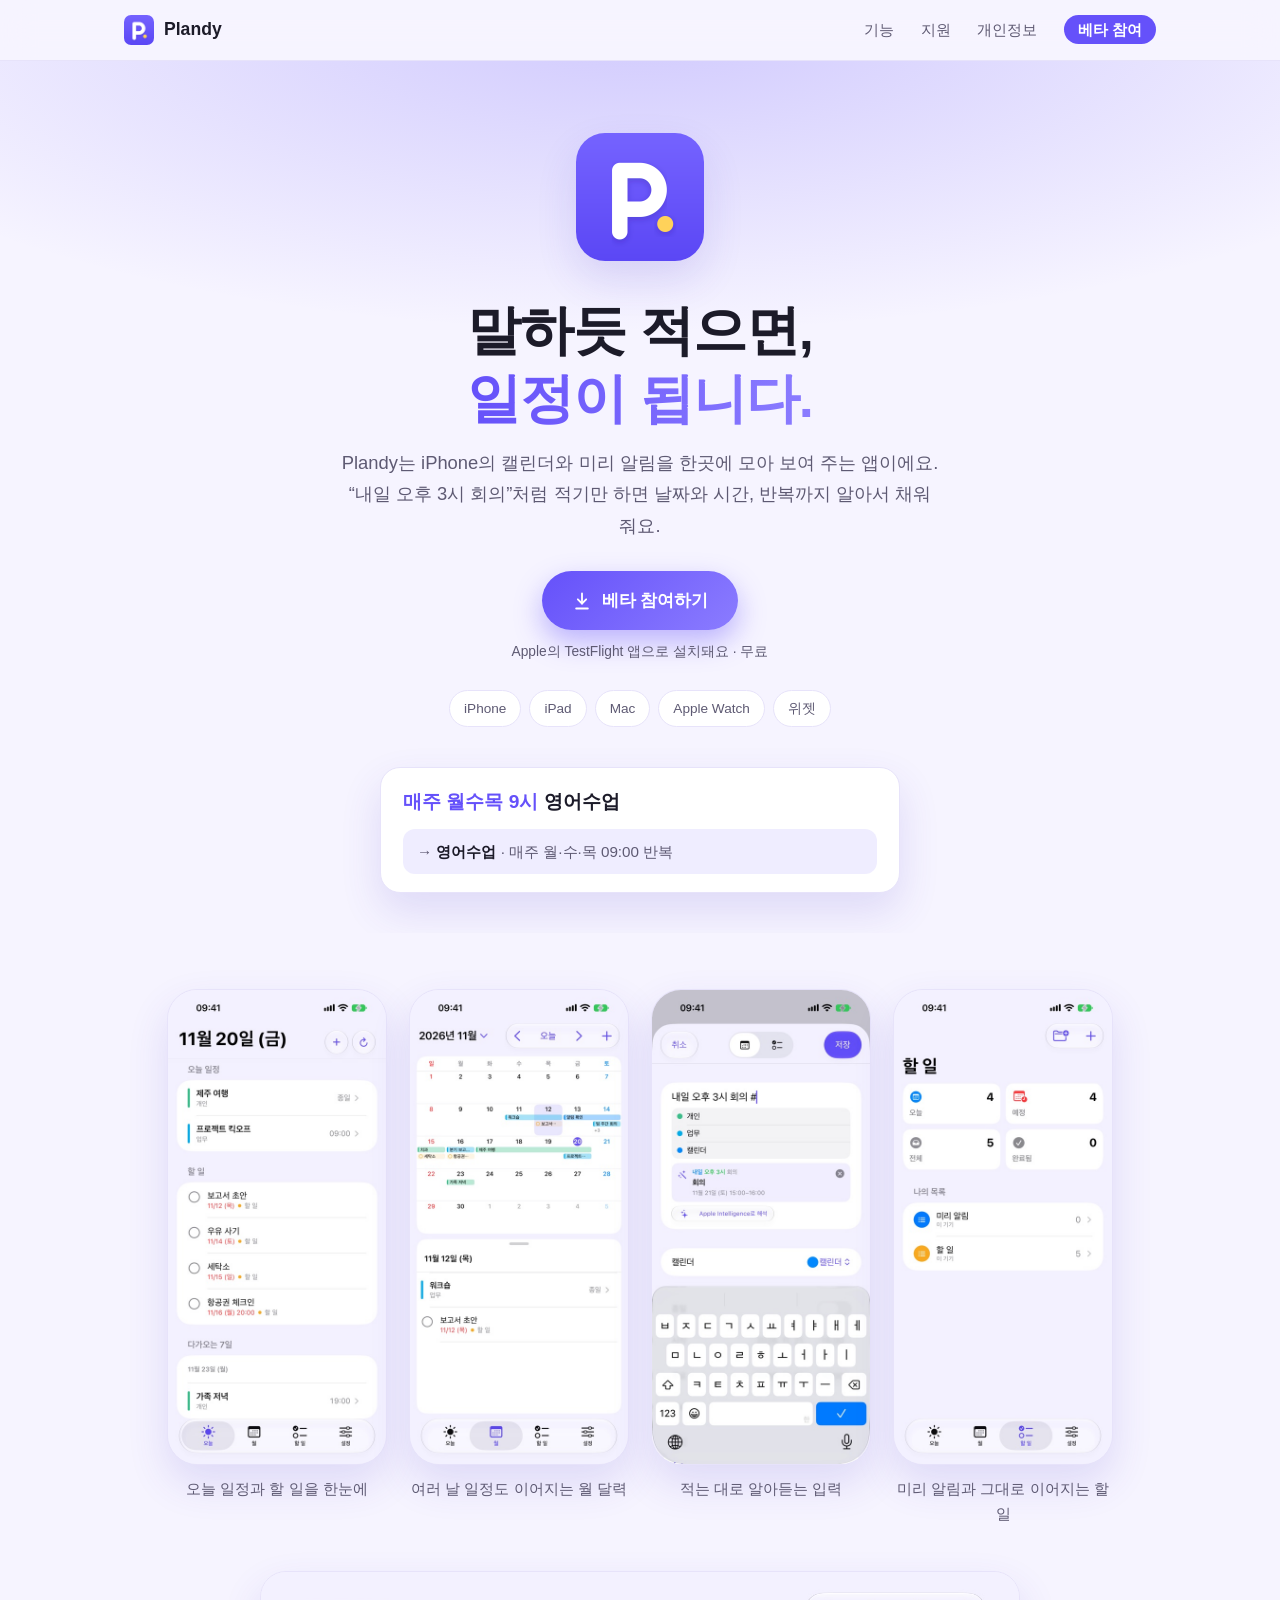
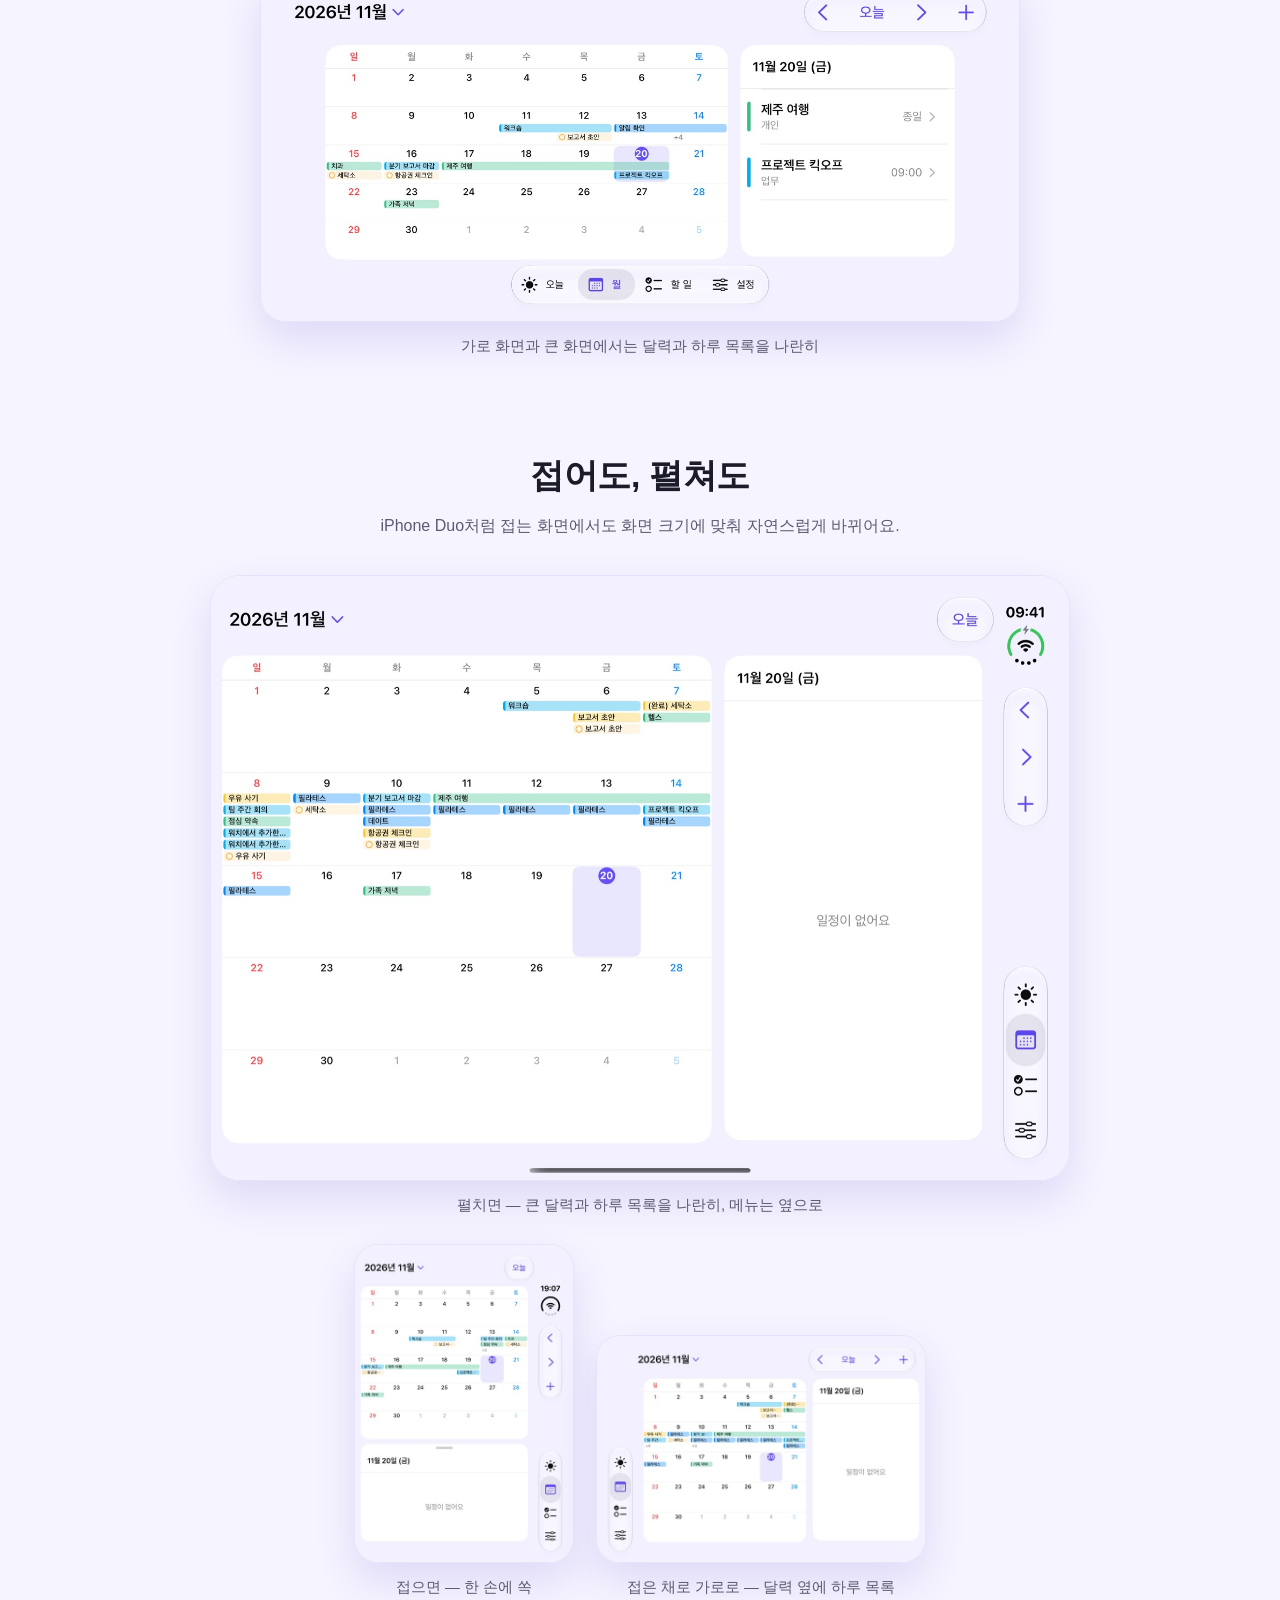
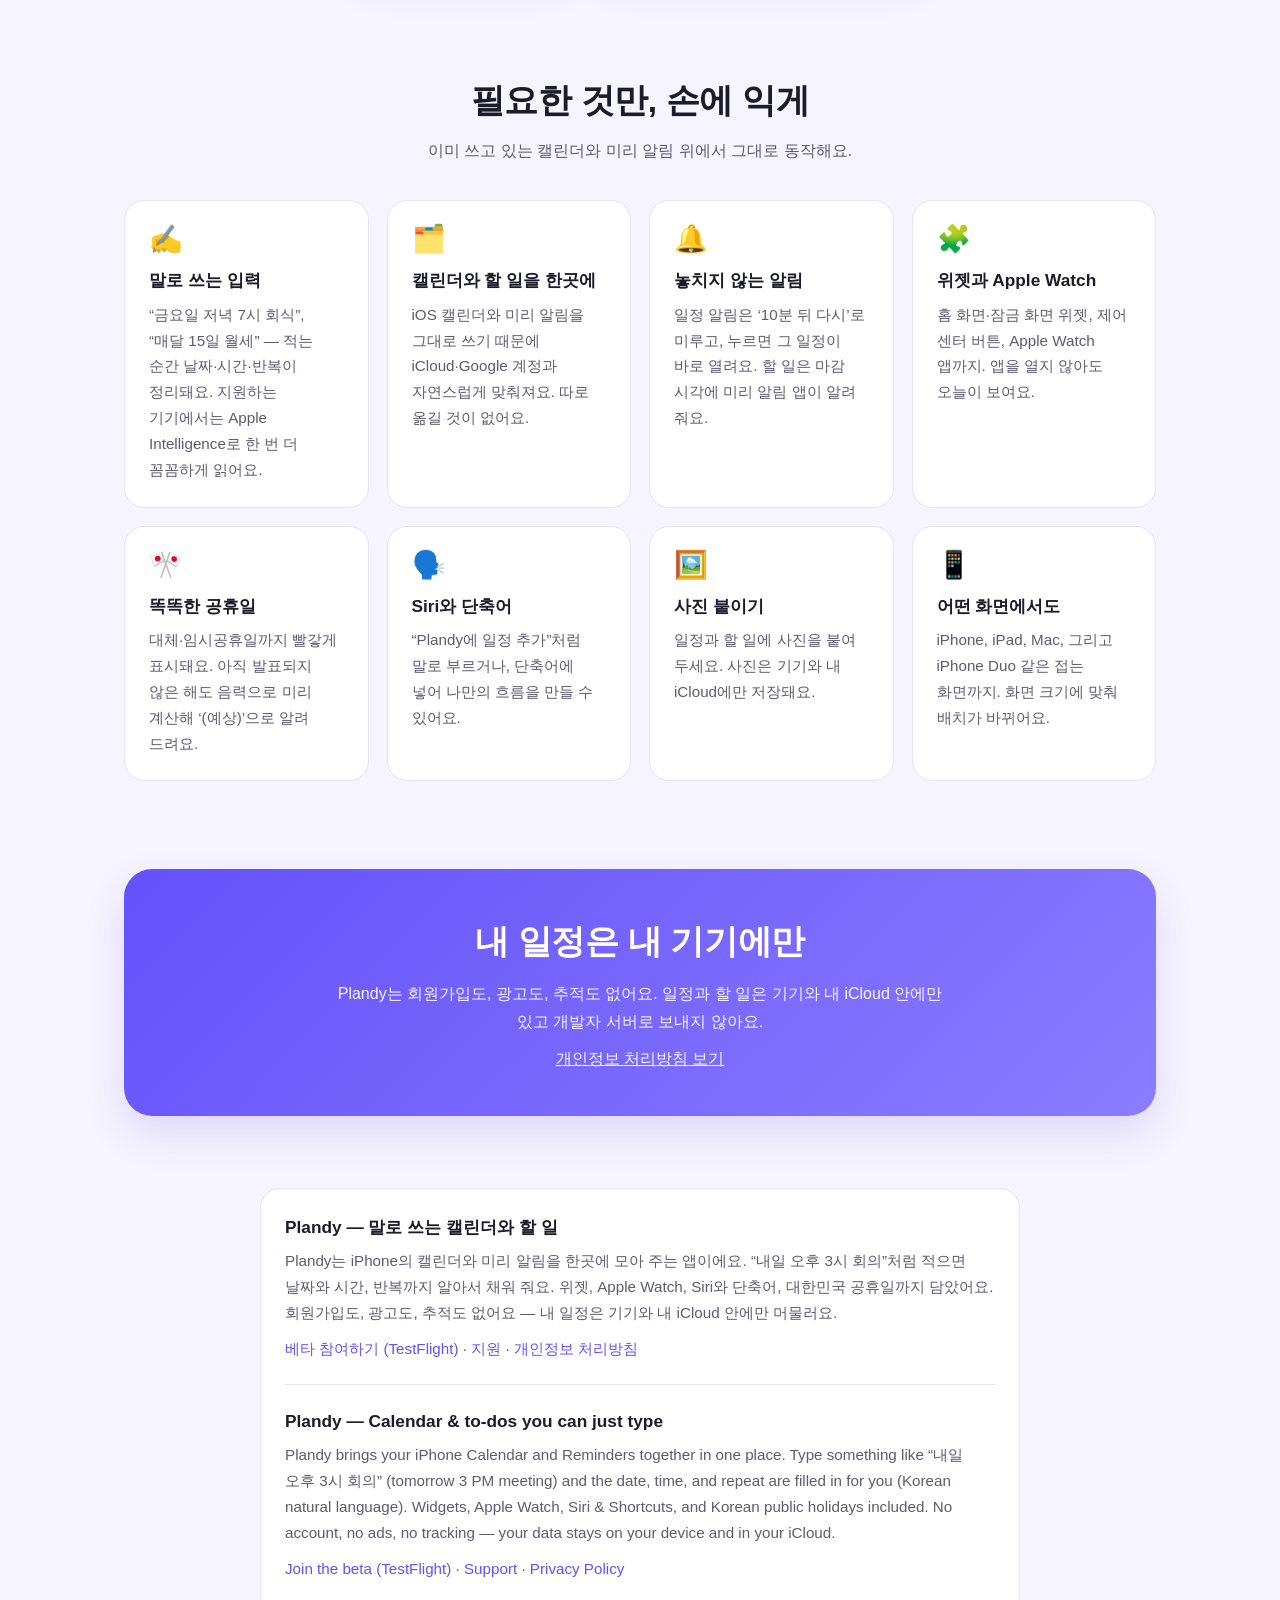
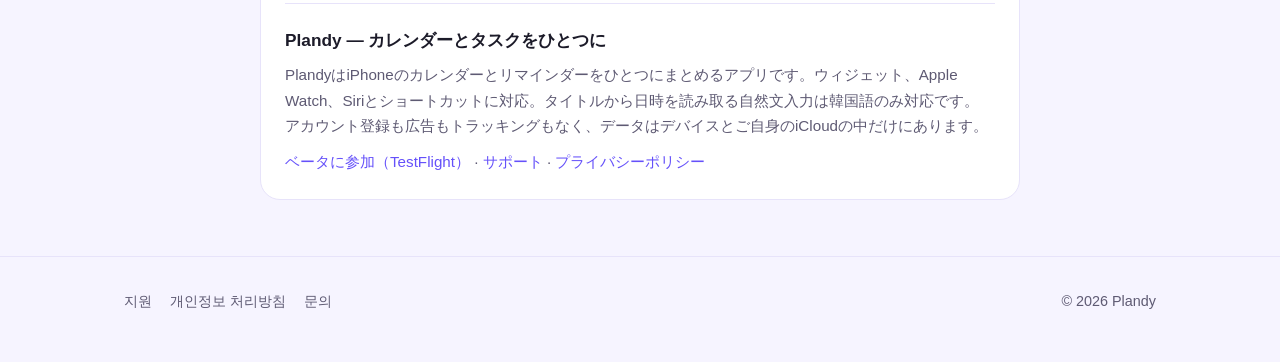
<file: index.html>
<!DOCTYPE html>
<html lang="ko">
<head>
<meta charset="utf-8">
<meta name="viewport" content="width=device-width, initial-scale=1">
<title>Plandy — 말로 쓰는 캘린더와 할 일</title>
<meta name="description" content="Plandy는 iPhone의 캘린더와 미리 알림을 한곳에서 보고, “내일 오후 3시 회의”처럼 말하듯 적으면 날짜·시간·반복을 알아서 채워 주는 앱이에요.">
<meta property="og:title" content="Plandy — 말로 쓰는 캘린더와 할 일">
<meta property="og:description" content="캘린더와 미리 알림을 한곳에서. 말하듯 적으면 날짜·시간·반복이 채워져요.">
<meta property="og:image" content="https://pebblolab.github.io/plandy-docs/assets/icon-512.png">
<meta name="theme-color" content="#6551FA">
<link rel="icon" type="image/png" href="assets/favicon.png">
<link rel="apple-touch-icon" href="assets/apple-touch-icon.png">
<style>
  :root {
    --brand: #6551FA;
    --brand-2: #8B7CFF;
    --bg: #F6F4FF;
    --card: #FFFFFF;
    --text: #1C1B29;
    --sub: #5E5A73;
    --line: #E7E3FA;
    --shadow: 0 18px 40px rgba(76, 58, 200, .14);
  }
  @media (prefers-color-scheme: dark) {
    :root {
      --bg: #121020;
      --card: #1D1A30;
      --text: #F2F0FF;
      --sub: #ABA6C6;
      --line: #2C2846;
      --shadow: 0 18px 40px rgba(0, 0, 0, .45);
    }
  }
  * { box-sizing: border-box; }
  html { scroll-behavior: smooth; }
  body {
    margin: 0;
    font-family: -apple-system, BlinkMacSystemFont, "Apple SD Gothic Neo", "Noto Sans KR", sans-serif;
    background: var(--bg);
    color: var(--text);
    line-height: 1.7;
    word-break: keep-all;
    -webkit-font-smoothing: antialiased;
  }
  a { color: var(--brand); text-decoration: none; }
  a:hover { text-decoration: underline; }
  figure { margin: 0; }
  .wrap { max-width: 1080px; margin: 0 auto; padding: 0 24px; }

  /* 위쪽 막대 */
  nav {
    position: sticky; top: 0; z-index: 10;
    backdrop-filter: saturate(180%) blur(16px);
    -webkit-backdrop-filter: saturate(180%) blur(16px);
    background: color-mix(in srgb, var(--bg) 78%, transparent);
    border-bottom: 1px solid var(--line);
  }
  nav .wrap { display: flex; align-items: center; justify-content: space-between; height: 60px; }
  .brand { display: flex; align-items: center; gap: 10px; font-weight: 700; font-size: 1.1rem; color: var(--text); }
  .brand:hover { text-decoration: none; }
  .brand img { width: 30px; height: 30px; border-radius: 7px; }
  nav .links a { margin-left: 22px; color: var(--sub); font-size: .95rem; }
  nav .links a:hover { color: var(--brand); text-decoration: none; }

  /* 첫 화면 */
  .hero { padding: 72px 0 40px; text-align: center; position: relative; overflow: hidden; }
  .hero::before {
    content: ""; position: absolute; inset: -40% -20% auto; height: 620px; z-index: -1;
    background: radial-gradient(closest-side, color-mix(in srgb, var(--brand) 26%, transparent), transparent);
  }
  .hero .icon { width: 128px; height: 128px; border-radius: 29px; box-shadow: var(--shadow); }
  .hero h1 { font-size: clamp(2.2rem, 5vw, 3.4rem); line-height: 1.25; margin: 28px 0 14px; letter-spacing: -.02em; }
  .hero h1 em { font-style: normal; background: linear-gradient(90deg, var(--brand), var(--brand-2)); -webkit-background-clip: text; background-clip: text; color: transparent; }
  .hero p.lead { font-size: 1.15rem; color: var(--sub); max-width: 620px; margin: 0 auto; }
  /* 베타 참여 버튼 */
  .cta { margin-top: 30px; display: flex; flex-direction: column; align-items: center; gap: 10px; }
  .btn {
    display: inline-flex; align-items: center; gap: 10px;
    padding: 15px 30px; border-radius: 999px; font-size: 1.08rem; font-weight: 700; color: #fff;
    background: linear-gradient(135deg, var(--brand), var(--brand-2));
    box-shadow: 0 12px 28px color-mix(in srgb, var(--brand) 40%, transparent);
    transition: transform .15s ease, box-shadow .15s ease;
  }
  .btn:hover { text-decoration: none; transform: translateY(-2px); box-shadow: 0 16px 34px color-mix(in srgb, var(--brand) 50%, transparent); }
  .btn svg { width: 20px; height: 20px; }
  .cta small { color: var(--sub); font-size: .86rem; }
  nav .links a.pill { color: #fff; background: var(--brand); padding: 6px 14px; border-radius: 999px; font-weight: 600; }
  nav .links a.pill:hover { color: #fff; opacity: .9; }
  .badges { margin-top: 26px; display: flex; gap: 8px; justify-content: center; flex-wrap: wrap; }
  .badge { font-size: .85rem; padding: 6px 14px; border-radius: 999px; background: var(--card); border: 1px solid var(--line); color: var(--sub); }

  /* 말로 쓰기 예시 */
  .typing {
    margin: 40px auto 0; max-width: 520px; text-align: left;
    background: var(--card); border: 1px solid var(--line); border-radius: 20px; padding: 18px 22px; box-shadow: var(--shadow);
  }
  .typing .input { font-size: 1.2rem; font-weight: 600; }
  .typing .input .hl { color: var(--brand); }
  .typing .result { margin-top: 10px; padding: 10px 14px; border-radius: 12px; background: color-mix(in srgb, var(--brand) 10%, transparent); color: var(--sub); font-size: .95rem; }
  .typing .result b { color: var(--text); }

  /* 스크린샷 */
  .shots { padding: 56px 0 24px; }
  .shots .row { display: flex; gap: 22px; justify-content: center; flex-wrap: wrap; }
  .phone { width: 220px; text-align: center; }
  .phone img { width: 100%; border-radius: 30px; border: 1px solid var(--line); box-shadow: var(--shadow); display: block; background: var(--card); }
  .phone span, .wide span { display: block; margin-top: 12px; font-size: .92rem; color: var(--sub); }
  .wide { margin: 44px auto 0; max-width: 760px; text-align: center; }
  .wide img { width: 100%; border-radius: 26px; border: 1px solid var(--line); box-shadow: var(--shadow); display: block; }

  /* 접는 화면 */
  .fold { padding: 64px 0 8px; }
  .fold .open { max-width: 860px; margin: 0 auto; text-align: center; }
  .fold .open img { width: 100%; border-radius: 30px; border: 1px solid var(--line); box-shadow: var(--shadow); display: block; }
  .fold .closed { margin: 26px auto 0; max-width: 860px; display: flex; gap: 22px; justify-content: center; align-items: flex-end; flex-wrap: wrap; }
  .fold .closed figure { text-align: center; }
  .fold .closed img { border-radius: 24px; border: 1px solid var(--line); box-shadow: var(--shadow); display: block; height: auto; }
  .fold .closed .p img { width: 220px; }
  .fold .closed .l img { width: 330px; }
  .fold span { display: block; margin-top: 12px; font-size: .92rem; color: var(--sub); }
  @media (max-width: 560px) {
    .fold .closed .p img { width: 42vw; }
    .fold .closed .l img { width: 88vw; }
  }

  /* 기능 */
  section h2 { font-size: clamp(1.6rem, 3.4vw, 2.1rem); text-align: center; margin: 0 0 8px; letter-spacing: -.01em; }
  section .sub { text-align: center; color: var(--sub); margin: 0 0 36px; }
  .features { padding: 64px 0; }
  .grid { display: grid; grid-template-columns: repeat(auto-fit, minmax(240px, 1fr)); gap: 18px; }
  .card { background: var(--card); border: 1px solid var(--line); border-radius: 20px; padding: 24px; }
  .card .emoji { font-size: 1.7rem; line-height: 1; }
  .card h3 { margin: 14px 0 6px; font-size: 1.08rem; }
  .card p { margin: 0; color: var(--sub); font-size: .95rem; }

  /* 개인정보 약속 */
  .promise { padding: 24px 0 72px; }
  .promise .box {
    border-radius: 28px; padding: 44px 32px; text-align: center; color: #fff;
    background: linear-gradient(135deg, var(--brand), var(--brand-2));
    box-shadow: var(--shadow);
  }
  .promise h2 { color: #fff; }
  .promise p { margin: 10px auto 0; max-width: 620px; opacity: .92; }
  .promise a { color: #fff; text-decoration: underline; }

  .en { padding: 0 0 56px; }
  .en .card { max-width: 760px; margin: 0 auto; }

  footer { border-top: 1px solid var(--line); padding: 32px 0 48px; color: var(--sub); font-size: .9rem; }
  footer .wrap { display: flex; justify-content: space-between; gap: 16px; flex-wrap: wrap; }
  footer a { color: var(--sub); margin-right: 18px; }

  @media (max-width: 560px) {
    nav .links a { margin-left: 14px; font-size: .9rem; }
    .phone { width: 44%; }
    .hero { padding-top: 48px; }
  }
</style>
</head>
<body>

<nav>
  <div class="wrap">
    <a class="brand" href="./"><img src="assets/icon-512.png" alt="">Plandy</a>
    <div class="links">
      <a href="#features">기능</a>
      <a href="support/">지원</a>
      <a href="privacy/">개인정보</a>
      <a class="pill" href="https://testflight.apple.com/join/2JWrbfeP">베타 참여</a>
    </div>
  </div>
</nav>

<header class="hero">
  <div class="wrap">
    <img class="icon" src="assets/icon-512.png" alt="Plandy 앱 아이콘">
    <h1>말하듯 적으면,<br><em>일정이 됩니다.</em></h1>
    <p class="lead">Plandy는 iPhone의 캘린더와 미리 알림을 한곳에 모아 보여 주는 앱이에요.
      “내일 오후 3시 회의”처럼 적기만 하면 날짜와 시간, 반복까지 알아서 채워 줘요.</p>
    <div class="cta">
      <a class="btn" href="https://testflight.apple.com/join/2JWrbfeP">
        <svg viewBox="0 0 24 24" fill="none" stroke="currentColor" stroke-width="2.2" stroke-linecap="round" stroke-linejoin="round" aria-hidden="true"><path d="M12 3v12"/><path d="m7 10 5 5 5-5"/><path d="M5 21h14"/></svg>
        베타 참여하기
      </a>
      <small>Apple의 TestFlight 앱으로 설치돼요 · 무료</small>
    </div>
    <div class="badges">
      <span class="badge">iPhone</span>
      <span class="badge">iPad</span>
      <span class="badge">Mac</span>
      <span class="badge">Apple Watch</span>
      <span class="badge">위젯</span>
    </div>

    <div class="typing" aria-label="말로 쓰기 예시">
      <div class="input"><span class="hl">매주 월수목 9시</span> 영어수업</div>
      <div class="result">→ <b>영어수업</b> · 매주 월·수·목 09:00 반복</div>
    </div>
  </div>
</header>

<section class="shots" aria-label="화면">
  <div class="wrap">
    <div class="row">
      <figure class="phone"><img src="assets/01-today.jpg" alt="오늘 화면" loading="lazy"><span>오늘 일정과 할 일을 한눈에</span></figure>
      <figure class="phone"><img src="assets/02-month.jpg" alt="월 달력" loading="lazy"><span>여러 날 일정도 이어지는 월 달력</span></figure>
      <figure class="phone"><img src="assets/06-new-event.jpg" alt="자연어로 새 일정 입력" loading="lazy"><span>적는 대로 알아듣는 입력</span></figure>
      <figure class="phone"><img src="assets/04-todos.jpg" alt="할 일 목록" loading="lazy"><span>미리 알림과 그대로 이어지는 할 일</span></figure>
    </div>
    <figure class="wide"><img src="assets/10-month-landscape.jpg" alt="가로 화면 월 달력" loading="lazy"><span>가로 화면과 큰 화면에서는 달력과 하루 목록을 나란히</span></figure>
  </div>
</section>

<section class="fold" id="fold" aria-label="접는 화면">
  <div class="wrap">
    <h2>접어도, 펼쳐도</h2>
    <p class="sub">iPhone Duo처럼 접는 화면에서도 화면 크기에 맞춰 자연스럽게 바뀌어요.</p>
    <figure class="open"><img src="assets/duo-open-month.jpg" alt="iPhone Duo 펼친 화면 — 월 달력과 하루 목록" loading="lazy"><span>펼치면 — 큰 달력과 하루 목록을 나란히, 메뉴는 옆으로</span></figure>
    <div class="closed">
      <figure class="p"><img src="assets/duo-closed-month.jpg" alt="iPhone Duo 접은 화면 — 세로" loading="lazy"><span>접으면 — 한 손에 쏙</span></figure>
      <figure class="l"><img src="assets/duo-closed-landscape.jpg" alt="iPhone Duo 접은 화면 — 가로" loading="lazy"><span>접은 채로 가로로 — 달력 옆에 하루 목록</span></figure>
    </div>
  </div>
</section>

<section class="features" id="features">
  <div class="wrap">
    <h2>필요한 것만, 손에 익게</h2>
    <p class="sub">이미 쓰고 있는 캘린더와 미리 알림 위에서 그대로 동작해요.</p>
    <div class="grid">
      <div class="card"><div class="emoji">✍️</div><h3>말로 쓰는 입력</h3><p>“금요일 저녁 7시 회식”, “매달 15일 월세” — 적는 순간 날짜·시간·반복이 정리돼요. 지원하는 기기에서는 Apple Intelligence로 한 번 더 꼼꼼하게 읽어요.</p></div>
      <div class="card"><div class="emoji">🗂️</div><h3>캘린더와 할 일을 한곳에</h3><p>iOS 캘린더와 미리 알림을 그대로 쓰기 때문에 iCloud·Google 계정과 자연스럽게 맞춰져요. 따로 옮길 것이 없어요.</p></div>
      <div class="card"><div class="emoji">🔔</div><h3>놓치지 않는 알림</h3><p>일정 알림은 ‘10분 뒤 다시’로 미루고, 누르면 그 일정이 바로 열려요. 할 일은 마감 시각에 미리 알림 앱이 알려 줘요.</p></div>
      <div class="card"><div class="emoji">🧩</div><h3>위젯과 Apple Watch</h3><p>홈 화면·잠금 화면 위젯, 제어 센터 버튼, Apple Watch 앱까지. 앱을 열지 않아도 오늘이 보여요.</p></div>
      <div class="card"><div class="emoji">🎌</div><h3>똑똑한 공휴일</h3><p>대체·임시공휴일까지 빨갛게 표시돼요. 아직 발표되지 않은 해도 음력으로 미리 계산해 ‘(예상)’으로 알려 드려요.</p></div>
      <div class="card"><div class="emoji">🗣️</div><h3>Siri와 단축어</h3><p>“Plandy에 일정 추가”처럼 말로 부르거나, 단축어에 넣어 나만의 흐름을 만들 수 있어요.</p></div>
      <div class="card"><div class="emoji">🖼️</div><h3>사진 붙이기</h3><p>일정과 할 일에 사진을 붙여 두세요. 사진은 기기와 내 iCloud에만 저장돼요.</p></div>
      <div class="card"><div class="emoji">📱</div><h3>어떤 화면에서도</h3><p>iPhone, iPad, Mac, 그리고 iPhone Duo 같은 접는 화면까지. 화면 크기에 맞춰 배치가 바뀌어요.</p></div>
    </div>
  </div>
</section>

<section class="promise">
  <div class="wrap">
    <div class="box">
      <h2>내 일정은 내 기기에만</h2>
      <p>Plandy는 회원가입도, 광고도, 추적도 없어요. 일정과 할 일은 기기와 내 iCloud 안에만 있고 개발자 서버로 보내지 않아요.</p>
      <p><a href="privacy/">개인정보 처리방침 보기</a></p>
    </div>
  </div>
</section>

<section class="en">
  <div class="wrap">
    <div class="card">
      <h3 style="margin-top:0">Plandy — 말로 쓰는 캘린더와 할 일</h3>
      <p>Plandy는 iPhone의 캘린더와 미리 알림을 한곳에 모아 주는 앱이에요. “내일 오후 3시 회의”처럼 적으면 날짜와 시간, 반복까지 알아서 채워 줘요. 위젯, Apple Watch, Siri와 단축어, 대한민국 공휴일까지 담았어요. 회원가입도, 광고도, 추적도 없어요 — 내 일정은 기기와 내 iCloud 안에만 머물러요.</p>
      <p style="margin-top:10px"><a href="https://testflight.apple.com/join/2JWrbfeP">베타 참여하기 (TestFlight)</a> · <a href="support/">지원</a> · <a href="privacy/">개인정보 처리방침</a></p>
      <hr style="border:none;border-top:1px solid var(--line);margin:22px 0">
      <div lang="en">
      <h3 style="margin-top:0">Plandy — Calendar &amp; to-dos you can just type</h3>
      <p>Plandy brings your iPhone Calendar and Reminders together in one place. Type something like “내일 오후 3시 회의” (tomorrow 3 PM meeting) and the date, time, and repeat are filled in for you (Korean natural language). Widgets, Apple Watch, Siri &amp; Shortcuts, and Korean public holidays included. No account, no ads, no tracking — your data stays on your device and in your iCloud.</p>
      <p style="margin-top:10px"><a href="https://testflight.apple.com/join/2JWrbfeP">Join the beta (TestFlight)</a> · <a href="support/#en">Support</a> · <a href="privacy/#en">Privacy Policy</a></p>
      </div>
      <hr style="border:none;border-top:1px solid var(--line);margin:22px 0">
      <div lang="ja">
      <h3 style="margin-top:0">Plandy — カレンダーとタスクをひとつに</h3>
      <p>PlandyはiPhoneのカレンダーとリマインダーをひとつにまとめるアプリです。ウィジェット、Apple Watch、Siriとショートカットに対応。タイトルから日時を読み取る自然文入力は韓国語のみ対応です。アカウント登録も広告もトラッキングもなく、データはデバイスとご自身のiCloudの中だけにあります。</p>
      <p style="margin-top:10px"><a href="https://testflight.apple.com/join/2JWrbfeP">ベータに参加（TestFlight）</a> · <a href="support/#ja">サポート</a> · <a href="privacy/#ja">プライバシーポリシー</a></p>
      </div>
    </div>
  </div>
</section>

<footer>
  <div class="wrap">
    <div><a href="support/">지원</a><a href="privacy/">개인정보 처리방침</a><a href="mailto:pebblolab@gmail.com">문의</a></div>
    <div>© 2026 Plandy</div>
  </div>
</footer>

</body>
</html>
</file>
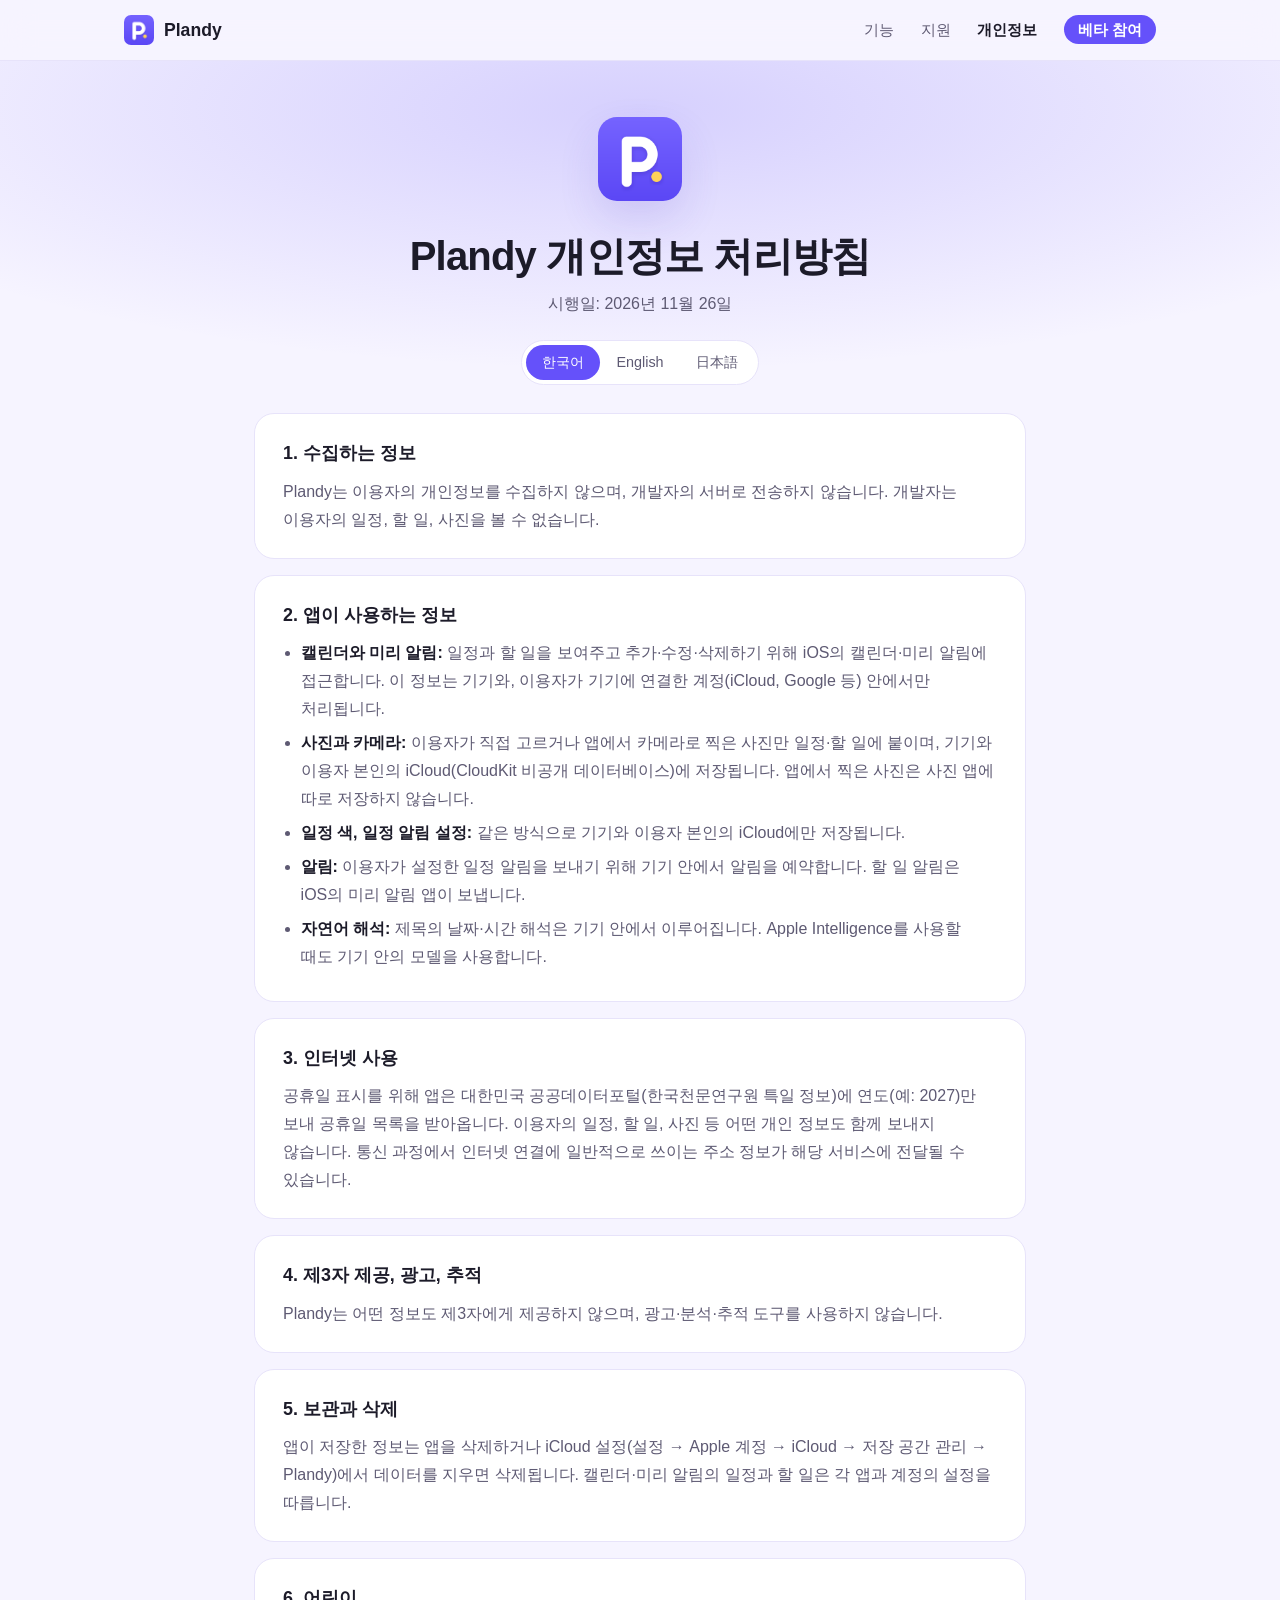
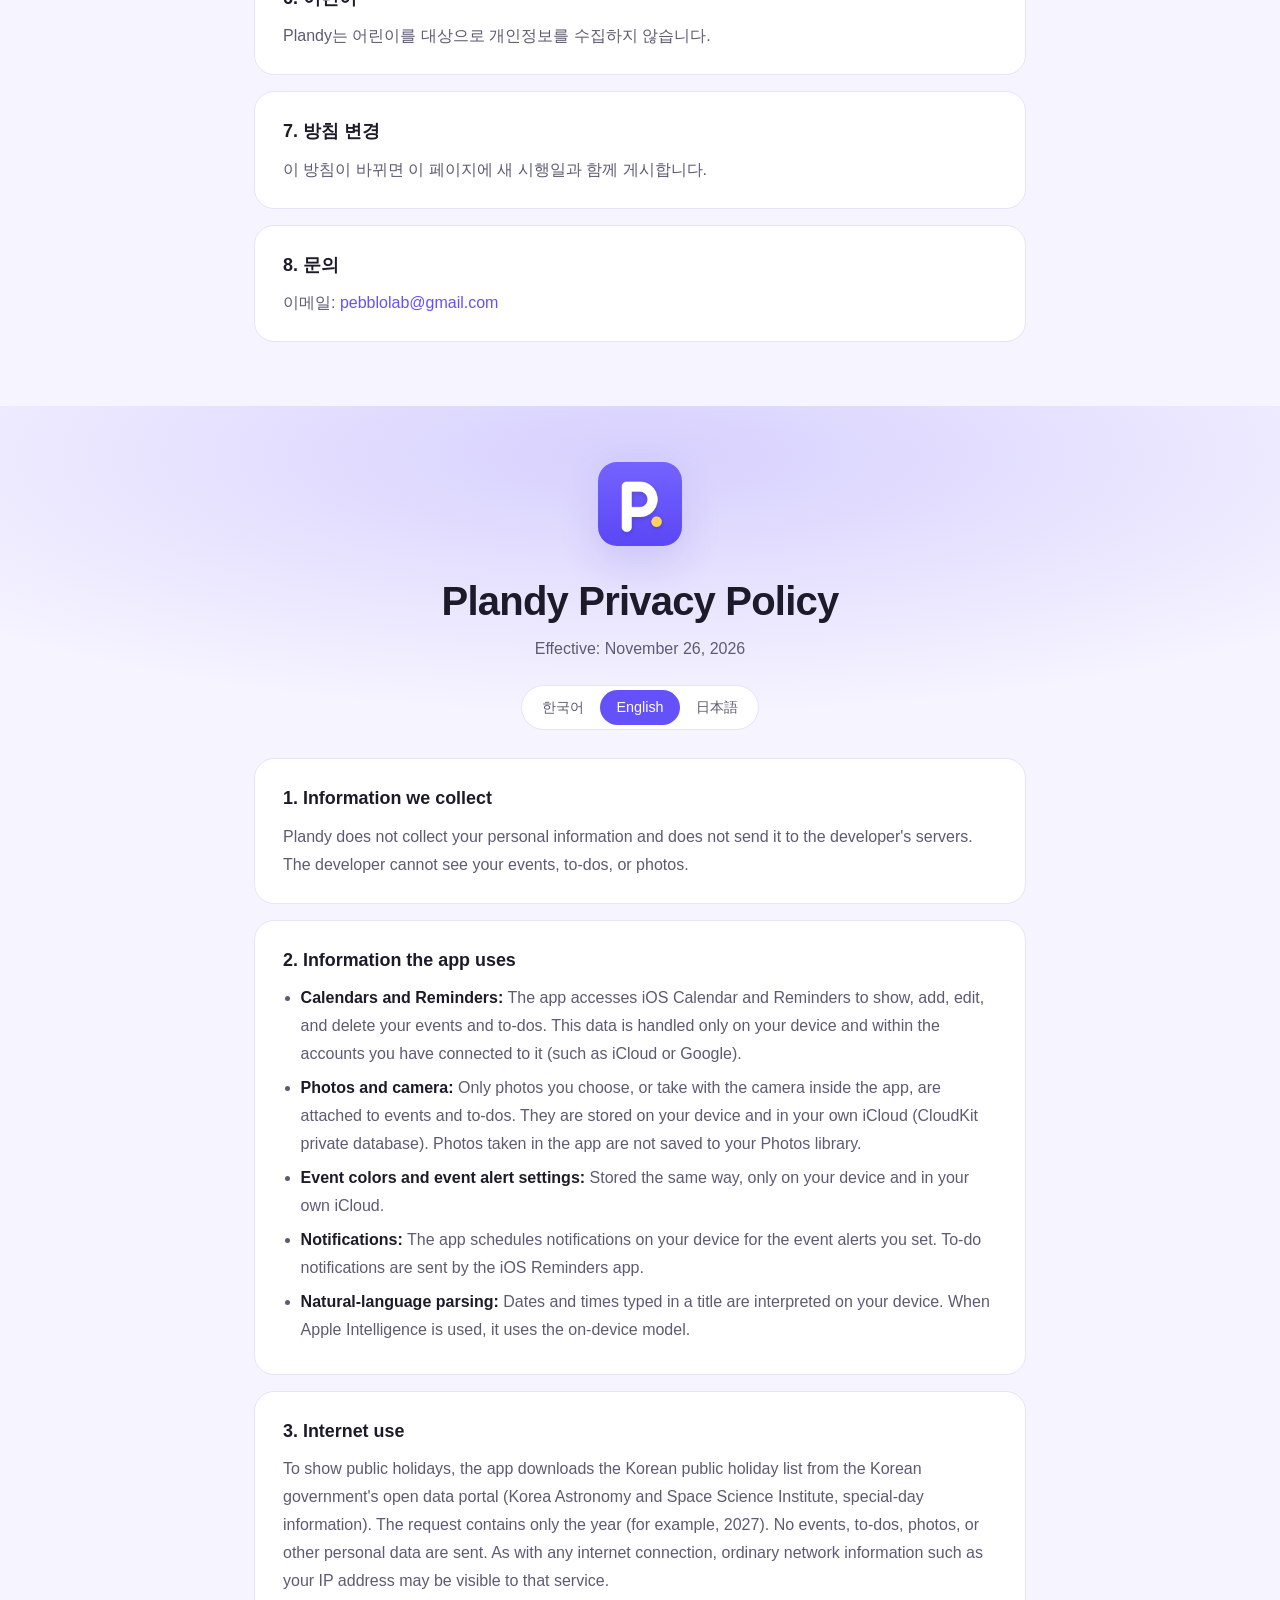
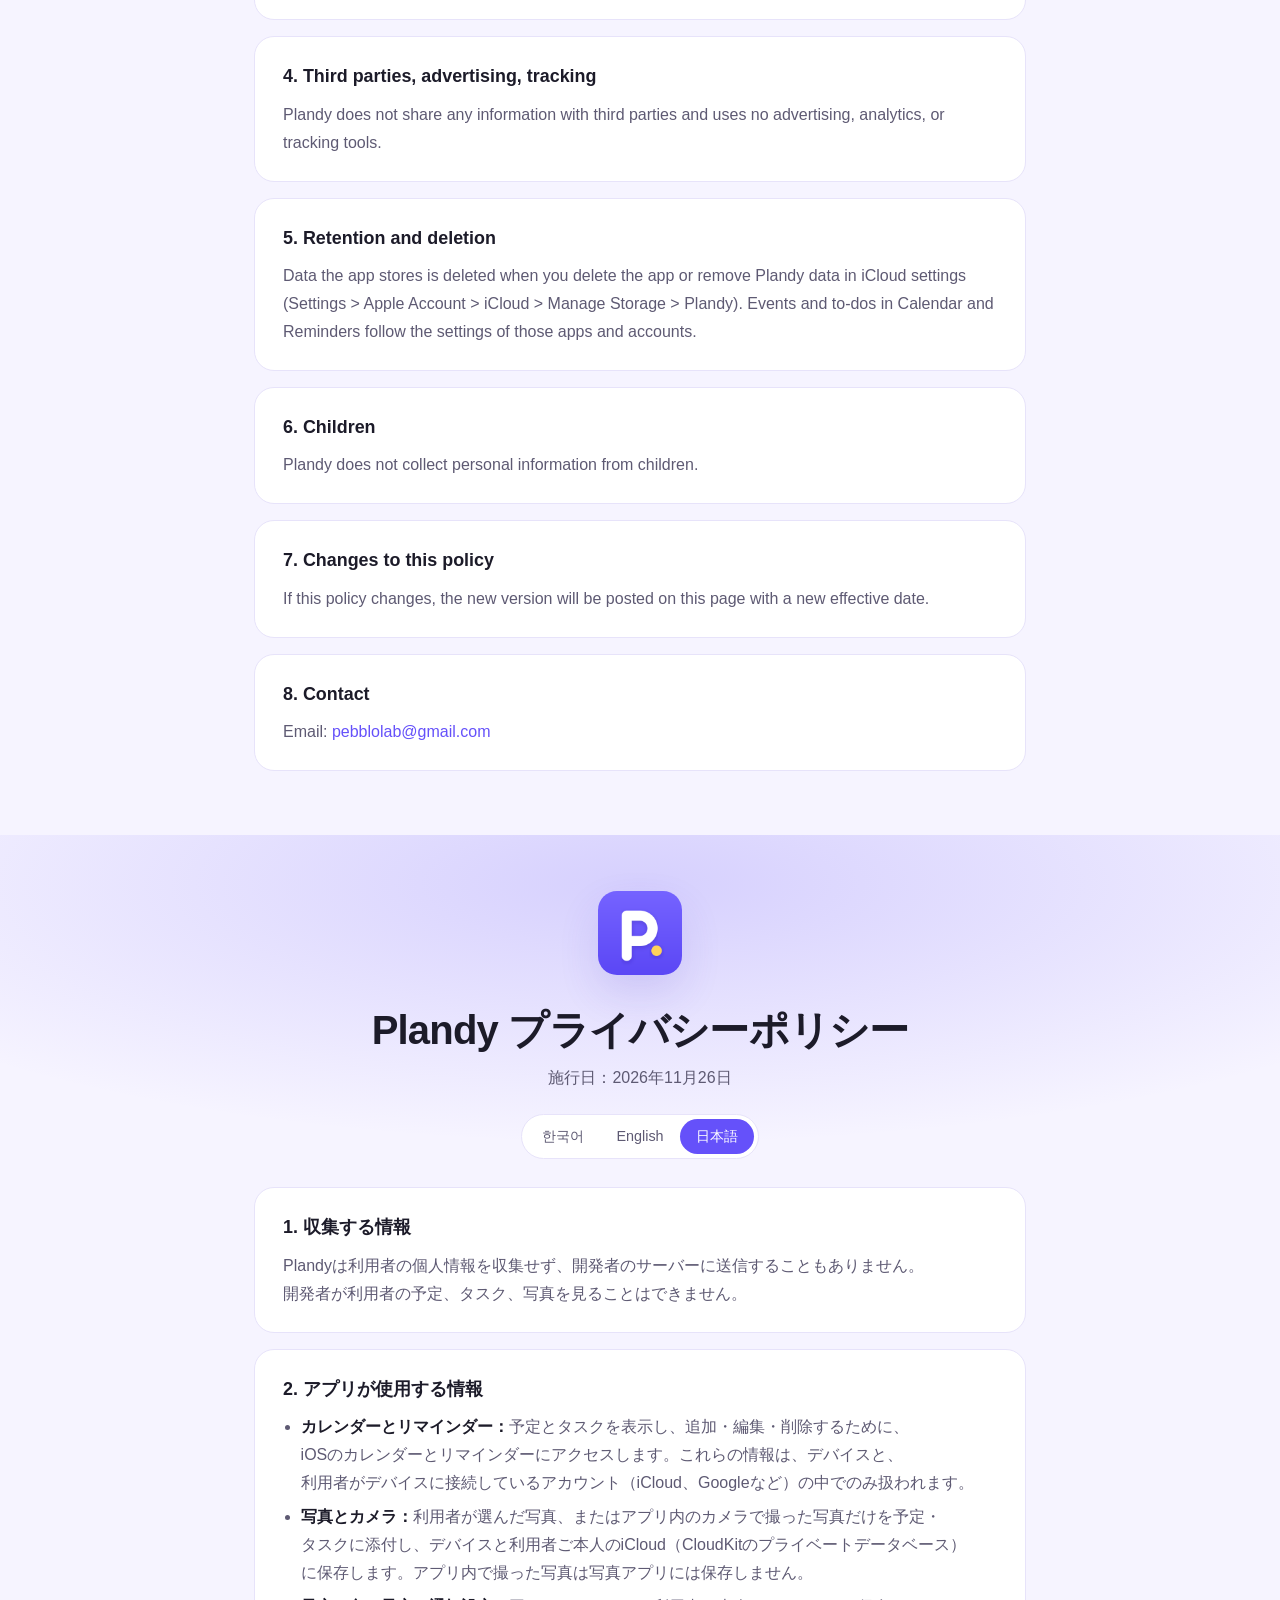
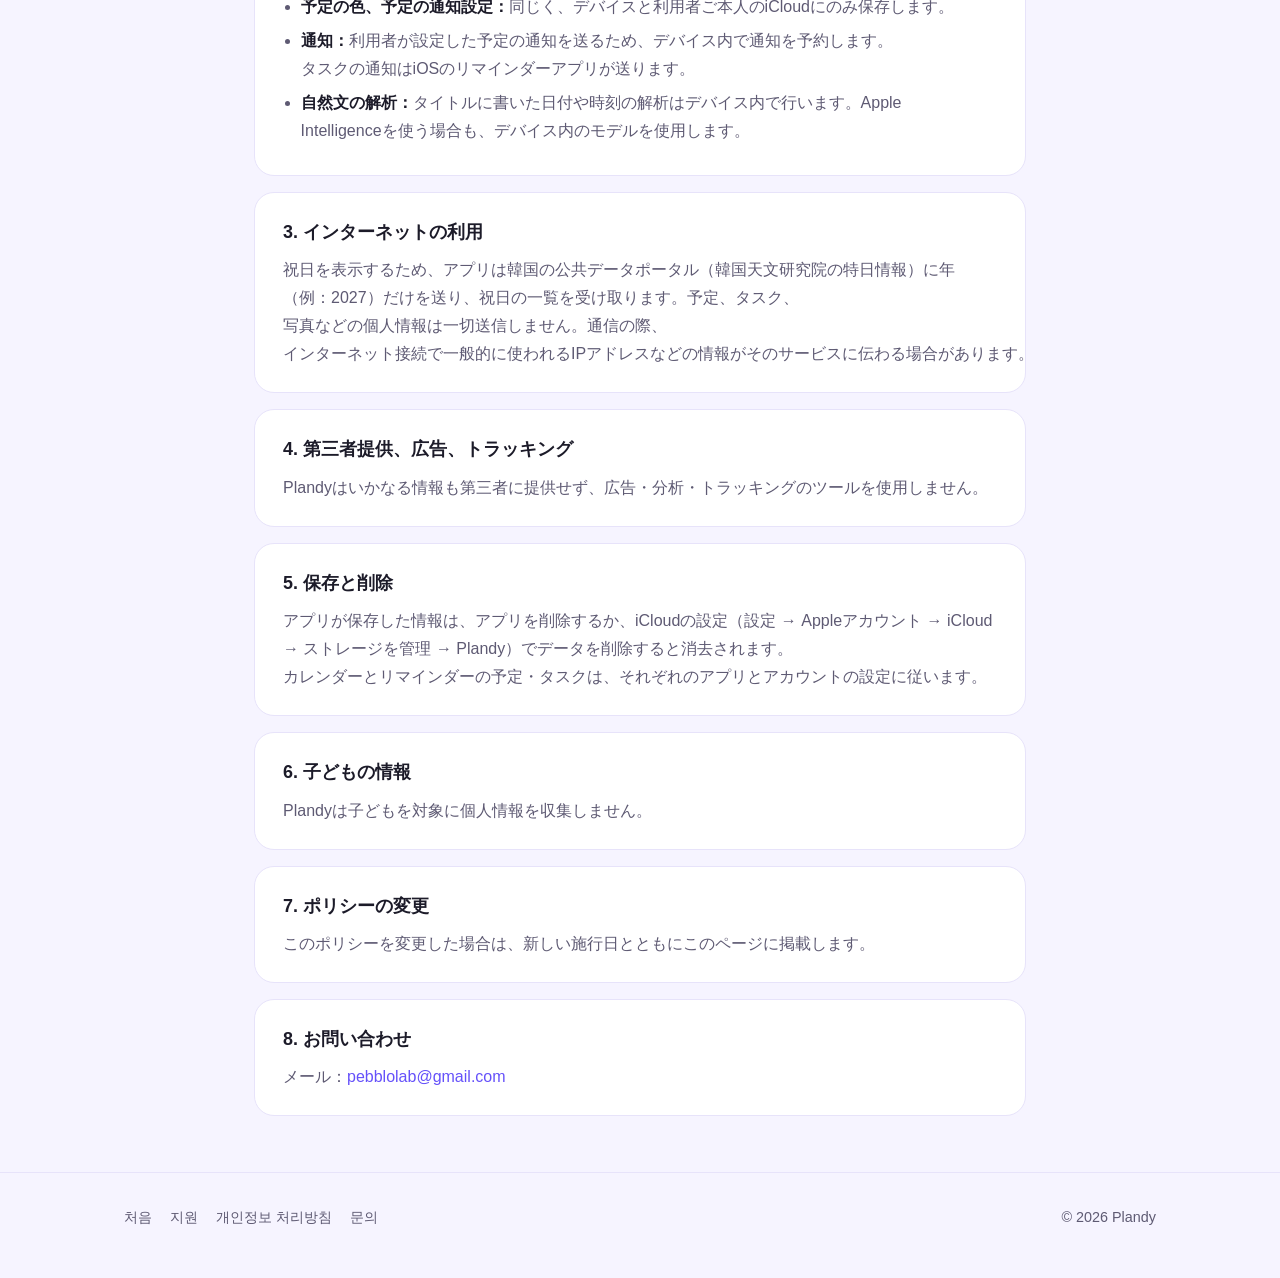
<file: privacy/index.html>
<!DOCTYPE html>
<html lang="ko">
<head>
<meta charset="utf-8">
<meta name="viewport" content="width=device-width, initial-scale=1">
<title>Plandy 개인정보 처리방침</title>
<meta name="description" content="Plandy는 개인정보를 수집하지 않아요. 일정과 할 일은 기기와 내 iCloud 안에만 있어요. · Plandy collects no personal data. · Plandyは個人情報を収集しません。">
<meta name="theme-color" content="#6551FA">
<link rel="icon" type="image/png" href="../assets/favicon.png">
<link rel="apple-touch-icon" href="../assets/apple-touch-icon.png">
<style>
/* Plandy 사이트 공통 (지원 · 개인정보 처리방침) — 첫 화면과 같은 색과 모양 */
:root {
  --brand: #6551FA;
  --brand-2: #8B7CFF;
  --bg: #F6F4FF;
  --card: #FFFFFF;
  --text: #1C1B29;
  --sub: #5E5A73;
  --line: #E7E3FA;
  --shadow: 0 18px 40px rgba(76, 58, 200, .14);
}
@media (prefers-color-scheme: dark) {
  :root {
    --bg: #121020;
    --card: #1D1A30;
    --text: #F2F0FF;
    --sub: #ABA6C6;
    --line: #2C2846;
    --shadow: 0 18px 40px rgba(0, 0, 0, .45);
  }
}
* { box-sizing: border-box; }
html { scroll-behavior: smooth; }
body {
  margin: 0;
  font-family: -apple-system, BlinkMacSystemFont, "Apple SD Gothic Neo", "Noto Sans KR", sans-serif;
  background: var(--bg);
  color: var(--text);
  line-height: 1.75;
  word-break: keep-all;
  -webkit-font-smoothing: antialiased;
}
a { color: var(--brand); text-decoration: none; }
a:hover { text-decoration: underline; }
.wrap { max-width: 1080px; margin: 0 auto; padding: 0 24px; }
.narrow { max-width: 820px; margin: 0 auto; padding: 0 24px; }

/* 위쪽 막대 */
nav {
  position: sticky; top: 0; z-index: 10;
  backdrop-filter: saturate(180%) blur(16px);
  -webkit-backdrop-filter: saturate(180%) blur(16px);
  background: color-mix(in srgb, var(--bg) 78%, transparent);
  border-bottom: 1px solid var(--line);
}
nav .wrap { display: flex; align-items: center; justify-content: space-between; height: 60px; }
.brand { display: flex; align-items: center; gap: 10px; font-weight: 700; font-size: 1.1rem; color: var(--text); }
.brand:hover { text-decoration: none; }
.brand img { width: 30px; height: 30px; border-radius: 7px; }
nav .links a { margin-left: 22px; color: var(--sub); font-size: .95rem; }
nav .links a:hover { color: var(--brand); text-decoration: none; }
nav .links a.on { color: var(--text); font-weight: 600; }
nav .links a.pill { color: #fff; background: var(--brand); padding: 6px 14px; border-radius: 999px; font-weight: 600; }
nav .links a.pill:hover { color: #fff; opacity: .9; }

/* 제목 */
.page-head { padding: 56px 0 28px; text-align: center; position: relative; overflow: hidden; }
.page-head::before {
  content: ""; position: absolute; inset: -60% -20% auto; height: 520px; z-index: -1;
  background: radial-gradient(closest-side, color-mix(in srgb, var(--brand) 22%, transparent), transparent);
}
.page-head .icon { width: 84px; height: 84px; border-radius: 19px; box-shadow: var(--shadow); }
.page-head h1 { font-size: clamp(1.8rem, 4vw, 2.5rem); margin: 20px 0 8px; letter-spacing: -.02em; line-height: 1.3; }
.page-head p { color: var(--sub); margin: 0 auto; max-width: 620px; }

/* 한국어 · English */
.lang { display: inline-flex; margin-top: 22px; padding: 4px; border-radius: 999px; background: var(--card); border: 1px solid var(--line); }
.lang a { padding: 5px 16px; border-radius: 999px; font-size: .9rem; color: var(--sub); }
.lang a:hover { text-decoration: none; color: var(--text); }
.lang a.on { background: var(--brand); color: #fff; }

/* 카드 */
.cards { display: flex; flex-direction: column; gap: 16px; padding-bottom: 24px; }
.card { background: var(--card); border: 1px solid var(--line); border-radius: 20px; padding: 24px 28px; }
.card h2 { font-size: 1.12rem; margin: 0 0 8px; }
.card p { margin: 8px 0 0; color: var(--sub); }
.card p:first-of-type { margin-top: 0; }
.card ul { margin: 6px 0 0; padding-left: 1.1em; color: var(--sub); }
.card li { margin: 6px 0; }
.card b { color: var(--text); }

/* 문의 상자 */
.contact {
  border-radius: 24px; padding: 30px 28px; text-align: center; color: #fff;
  background: linear-gradient(135deg, var(--brand), var(--brand-2)); box-shadow: var(--shadow);
}
.contact h2 { color: #fff; font-size: 1.25rem; margin: 0 0 6px; }
.contact p { color: #fff; opacity: .92; margin: 6px 0 0; }
.contact a.mail { display: inline-block; margin-top: 14px; padding: 10px 22px; border-radius: 999px; background: #fff; color: var(--brand); font-weight: 700; }
.contact a.mail:hover { text-decoration: none; opacity: .92; }

/* 자주 묻는 질문 */
details { border-top: 1px solid var(--line); padding: 14px 0; }
details:first-of-type { border-top: none; padding-top: 4px; }
summary { cursor: pointer; font-weight: 600; list-style: none; display: flex; justify-content: space-between; gap: 12px; }
summary::-webkit-details-marker { display: none; }
summary::after { content: "+"; color: var(--brand); font-weight: 700; font-size: 1.2rem; line-height: 1.4; }
details[open] summary::after { content: "−"; }
details p { margin: 8px 0 0 !important; color: var(--sub); }

.part-gap { height: 40px; }

footer { border-top: 1px solid var(--line); padding: 32px 0 48px; color: var(--sub); font-size: .9rem; margin-top: 32px; }
footer .wrap { display: flex; justify-content: space-between; gap: 16px; flex-wrap: wrap; }
footer a { color: var(--sub); margin-right: 18px; }

@media (max-width: 560px) {
  nav .links a { margin-left: 12px; font-size: .88rem; }
  .card { padding: 20px; }
}
</style>
</head>
<body>
<nav>
  <div class="wrap">
    <a class="brand" href="../"><img src="../assets/icon-512.png" alt="">Plandy</a>
    <div class="links">
      <a href="../#features">기능</a>
      <a href="../support/">지원</a>
      <a href="../privacy/" class="on">개인정보</a>
      <a class="pill" href="https://testflight.apple.com/join/2JWrbfeP">베타 참여</a>
    </div>
  </div>
</nav>
<header class="page-head" id="ko">
  <div class="narrow">
    <img class="icon" src="../assets/icon-512.png" alt="">
    <h1>Plandy 개인정보 처리방침</h1>
    <p>시행일: 2026년 11월 26일</p>
    <div class="lang"><a href="#ko" class="on">한국어</a><a href="#en">English</a><a href="#ja">日本語</a></div>
  </div>
</header>
<main class="narrow">
  <div class="cards">
    <div class="card">
      <h2>1. 수집하는 정보</h2>
      <p>Plandy는 이용자의 개인정보를 수집하지 않으며, 개발자의 서버로 전송하지 않습니다. 개발자는 이용자의 일정, 할 일, 사진을 볼 수 없습니다.</p>
    </div>
    <div class="card">
      <h2>2. 앱이 사용하는 정보</h2>
      <ul>
  <li><b>캘린더와 미리 알림:</b> 일정과 할 일을 보여주고 추가·수정·삭제하기 위해 iOS의 캘린더·미리 알림에 접근합니다. 이 정보는 기기와, 이용자가 기기에 연결한 계정(iCloud, Google 등) 안에서만 처리됩니다.</li>
  <li><b>사진과 카메라:</b> 이용자가 직접 고르거나 앱에서 카메라로 찍은 사진만 일정·할 일에 붙이며, 기기와 이용자 본인의 iCloud(CloudKit 비공개 데이터베이스)에 저장됩니다. 앱에서 찍은 사진은 사진 앱에 따로 저장하지 않습니다.</li>
  <li><b>일정 색, 일정 알림 설정:</b> 같은 방식으로 기기와 이용자 본인의 iCloud에만 저장됩니다.</li>
  <li><b>알림:</b> 이용자가 설정한 일정 알림을 보내기 위해 기기 안에서 알림을 예약합니다. 할 일 알림은 iOS의 미리 알림 앱이 보냅니다.</li>
  <li><b>자연어 해석:</b> 제목의 날짜·시간 해석은 기기 안에서 이루어집니다. Apple Intelligence를 사용할 때도 기기 안의 모델을 사용합니다.</li>
</ul>
    </div>
    <div class="card">
      <h2>3. 인터넷 사용</h2>
      <p>공휴일 표시를 위해 앱은 대한민국 공공데이터포털(한국천문연구원 특일 정보)에 연도(예: 2027)만 보내 공휴일 목록을 받아옵니다. 이용자의 일정, 할 일, 사진 등 어떤 개인 정보도 함께 보내지 않습니다. 통신 과정에서 인터넷 연결에 일반적으로 쓰이는 주소 정보가 해당 서비스에 전달될 수 있습니다.</p>
    </div>
    <div class="card">
      <h2>4. 제3자 제공, 광고, 추적</h2>
      <p>Plandy는 어떤 정보도 제3자에게 제공하지 않으며, 광고·분석·추적 도구를 사용하지 않습니다.</p>
    </div>
    <div class="card">
      <h2>5. 보관과 삭제</h2>
      <p>앱이 저장한 정보는 앱을 삭제하거나 iCloud 설정(설정 → Apple 계정 → iCloud → 저장 공간 관리 → Plandy)에서 데이터를 지우면 삭제됩니다. 캘린더·미리 알림의 일정과 할 일은 각 앱과 계정의 설정을 따릅니다.</p>
    </div>
    <div class="card">
      <h2>6. 어린이</h2>
      <p>Plandy는 어린이를 대상으로 개인정보를 수집하지 않습니다.</p>
    </div>
    <div class="card">
      <h2>7. 방침 변경</h2>
      <p>이 방침이 바뀌면 이 페이지에 새 시행일과 함께 게시합니다.</p>
    </div>
    <div class="card">
      <h2>8. 문의</h2>
      <p>이메일: <a href="mailto:pebblolab@gmail.com">pebblolab@gmail.com</a></p>
    </div>
  </div>
</main>
<div class="part-gap"></div>
<header class="page-head" id="en">
  <div class="narrow">
    <img class="icon" src="../assets/icon-512.png" alt="">
    <h1>Plandy Privacy Policy</h1>
    <p>Effective: November 26, 2026</p>
    <div class="lang"><a href="#ko">한국어</a><a href="#en" class="on">English</a><a href="#ja">日本語</a></div>
  </div>
</header>
<main class="narrow" lang="en">
  <div class="cards">
    <div class="card">
      <h2>1. Information we collect</h2>
      <p>Plandy does not collect your personal information and does not send it to the developer's servers. The developer cannot see your events, to-dos, or photos.</p>
    </div>
    <div class="card">
      <h2>2. Information the app uses</h2>
      <ul>
  <li><b>Calendars and Reminders:</b> The app accesses iOS Calendar and Reminders to show, add, edit, and delete your events and to-dos. This data is handled only on your device and within the accounts you have connected to it (such as iCloud or Google).</li>
  <li><b>Photos and camera:</b> Only photos you choose, or take with the camera inside the app, are attached to events and to-dos. They are stored on your device and in your own iCloud (CloudKit private database). Photos taken in the app are not saved to your Photos library.</li>
  <li><b>Event colors and event alert settings:</b> Stored the same way, only on your device and in your own iCloud.</li>
  <li><b>Notifications:</b> The app schedules notifications on your device for the event alerts you set. To-do notifications are sent by the iOS Reminders app.</li>
  <li><b>Natural-language parsing:</b> Dates and times typed in a title are interpreted on your device. When Apple Intelligence is used, it uses the on-device model.</li>
</ul>
    </div>
    <div class="card">
      <h2>3. Internet use</h2>
      <p>To show public holidays, the app downloads the Korean public holiday list from the Korean government's open data portal (Korea Astronomy and Space Science Institute, special-day information). The request contains only the year (for example, 2027). No events, to-dos, photos, or other personal data are sent. As with any internet connection, ordinary network information such as your IP address may be visible to that service.</p>
    </div>
    <div class="card">
      <h2>4. Third parties, advertising, tracking</h2>
      <p>Plandy does not share any information with third parties and uses no advertising, analytics, or tracking tools.</p>
    </div>
    <div class="card">
      <h2>5. Retention and deletion</h2>
      <p>Data the app stores is deleted when you delete the app or remove Plandy data in iCloud settings (Settings &gt; Apple Account &gt; iCloud &gt; Manage Storage &gt; Plandy). Events and to-dos in Calendar and Reminders follow the settings of those apps and accounts.</p>
    </div>
    <div class="card">
      <h2>6. Children</h2>
      <p>Plandy does not collect personal information from children.</p>
    </div>
    <div class="card">
      <h2>7. Changes to this policy</h2>
      <p>If this policy changes, the new version will be posted on this page with a new effective date.</p>
    </div>
    <div class="card">
      <h2>8. Contact</h2>
      <p>Email: <a href="mailto:pebblolab@gmail.com">pebblolab@gmail.com</a></p>
    </div>
  </div>
</main>
<div class="part-gap"></div>
<header class="page-head" id="ja">
  <div class="narrow">
    <img class="icon" src="../assets/icon-512.png" alt="">
    <h1>Plandy プライバシーポリシー</h1>
    <p>施行日：2026年11月26日</p>
    <div class="lang"><a href="#ko">한국어</a><a href="#en">English</a><a href="#ja" class="on">日本語</a></div>
  </div>
</header>
<main class="narrow" lang="ja">
  <div class="cards">
    <div class="card">
      <h2>1. 収集する情報</h2>
      <p>Plandyは利用者の個人情報を収集せず、開発者のサーバーに送信することもありません。開発者が利用者の予定、タスク、写真を見ることはできません。</p>
    </div>
    <div class="card">
      <h2>2. アプリが使用する情報</h2>
      <ul>
  <li><b>カレンダーとリマインダー：</b>予定とタスクを表示し、追加・編集・削除するために、iOSのカレンダーとリマインダーにアクセスします。これらの情報は、デバイスと、利用者がデバイスに接続しているアカウント（iCloud、Googleなど）の中でのみ扱われます。</li>
  <li><b>写真とカメラ：</b>利用者が選んだ写真、またはアプリ内のカメラで撮った写真だけを予定・タスクに添付し、デバイスと利用者ご本人のiCloud（CloudKitのプライベートデータベース）に保存します。アプリ内で撮った写真は写真アプリには保存しません。</li>
  <li><b>予定の色、予定の通知設定：</b>同じく、デバイスと利用者ご本人のiCloudにのみ保存します。</li>
  <li><b>通知：</b>利用者が設定した予定の通知を送るため、デバイス内で通知を予約します。タスクの通知はiOSのリマインダーアプリが送ります。</li>
  <li><b>自然文の解析：</b>タイトルに書いた日付や時刻の解析はデバイス内で行います。Apple Intelligenceを使う場合も、デバイス内のモデルを使用します。</li>
</ul>
    </div>
    <div class="card">
      <h2>3. インターネットの利用</h2>
      <p>祝日を表示するため、アプリは韓国の公共データポータル（韓国天文研究院の特日情報）に年（例：2027）だけを送り、祝日の一覧を受け取ります。予定、タスク、写真などの個人情報は一切送信しません。通信の際、インターネット接続で一般的に使われるIPアドレスなどの情報がそのサービスに伝わる場合があります。</p>
    </div>
    <div class="card">
      <h2>4. 第三者提供、広告、トラッキング</h2>
      <p>Plandyはいかなる情報も第三者に提供せず、広告・分析・トラッキングのツールを使用しません。</p>
    </div>
    <div class="card">
      <h2>5. 保存と削除</h2>
      <p>アプリが保存した情報は、アプリを削除するか、iCloudの設定（設定 → Appleアカウント → iCloud → ストレージを管理 → Plandy）でデータを削除すると消去されます。カレンダーとリマインダーの予定・タスクは、それぞれのアプリとアカウントの設定に従います。</p>
    </div>
    <div class="card">
      <h2>6. 子どもの情報</h2>
      <p>Plandyは子どもを対象に個人情報を収集しません。</p>
    </div>
    <div class="card">
      <h2>7. ポリシーの変更</h2>
      <p>このポリシーを変更した場合は、新しい施行日とともにこのページに掲載します。</p>
    </div>
    <div class="card">
      <h2>8. お問い合わせ</h2>
      <p>メール：<a href="mailto:pebblolab@gmail.com">pebblolab@gmail.com</a></p>
    </div>
  </div>
</main>
<footer>
  <div class="wrap">
    <div><a href="../">처음</a><a href="../support/">지원</a><a href="../privacy/">개인정보 처리방침</a><a href="mailto:pebblolab@gmail.com">문의</a></div>
    <div>© 2026 Plandy</div>
  </div>
</footer>

</body>
</html>
</file>
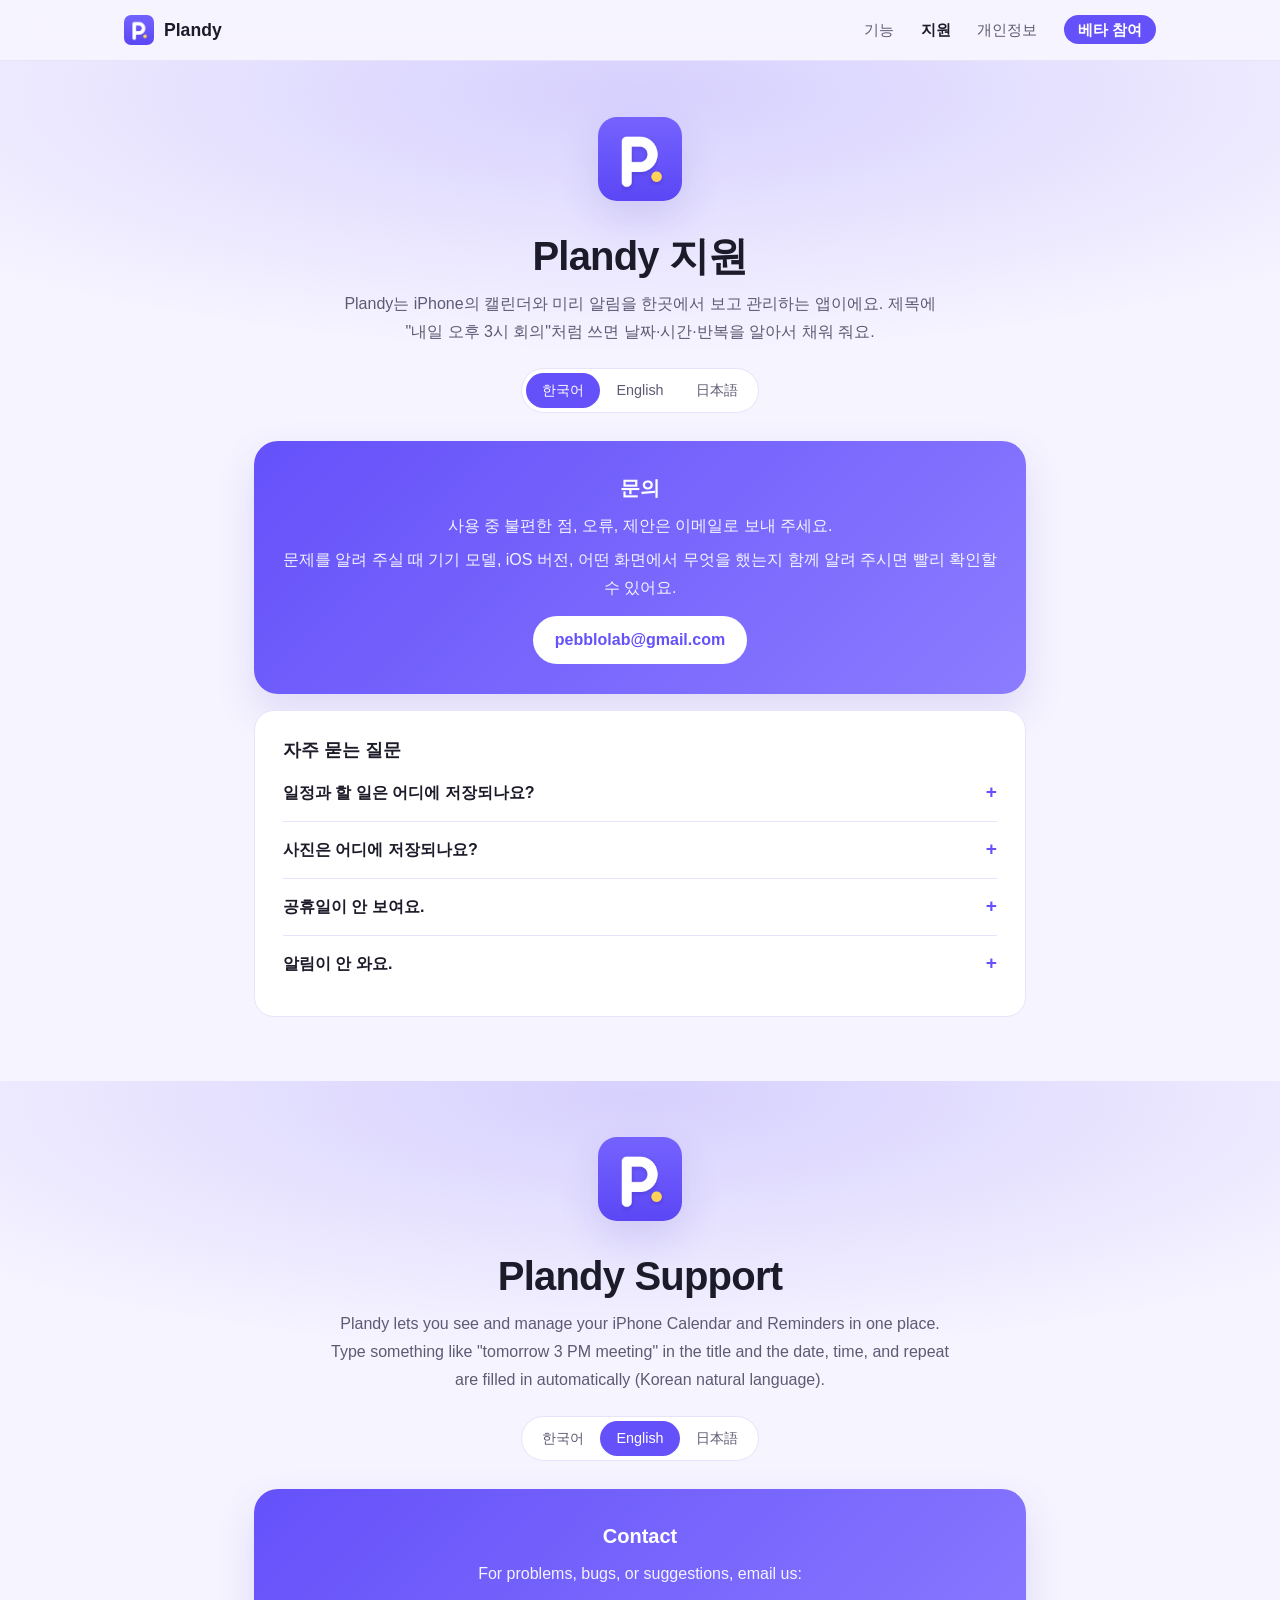
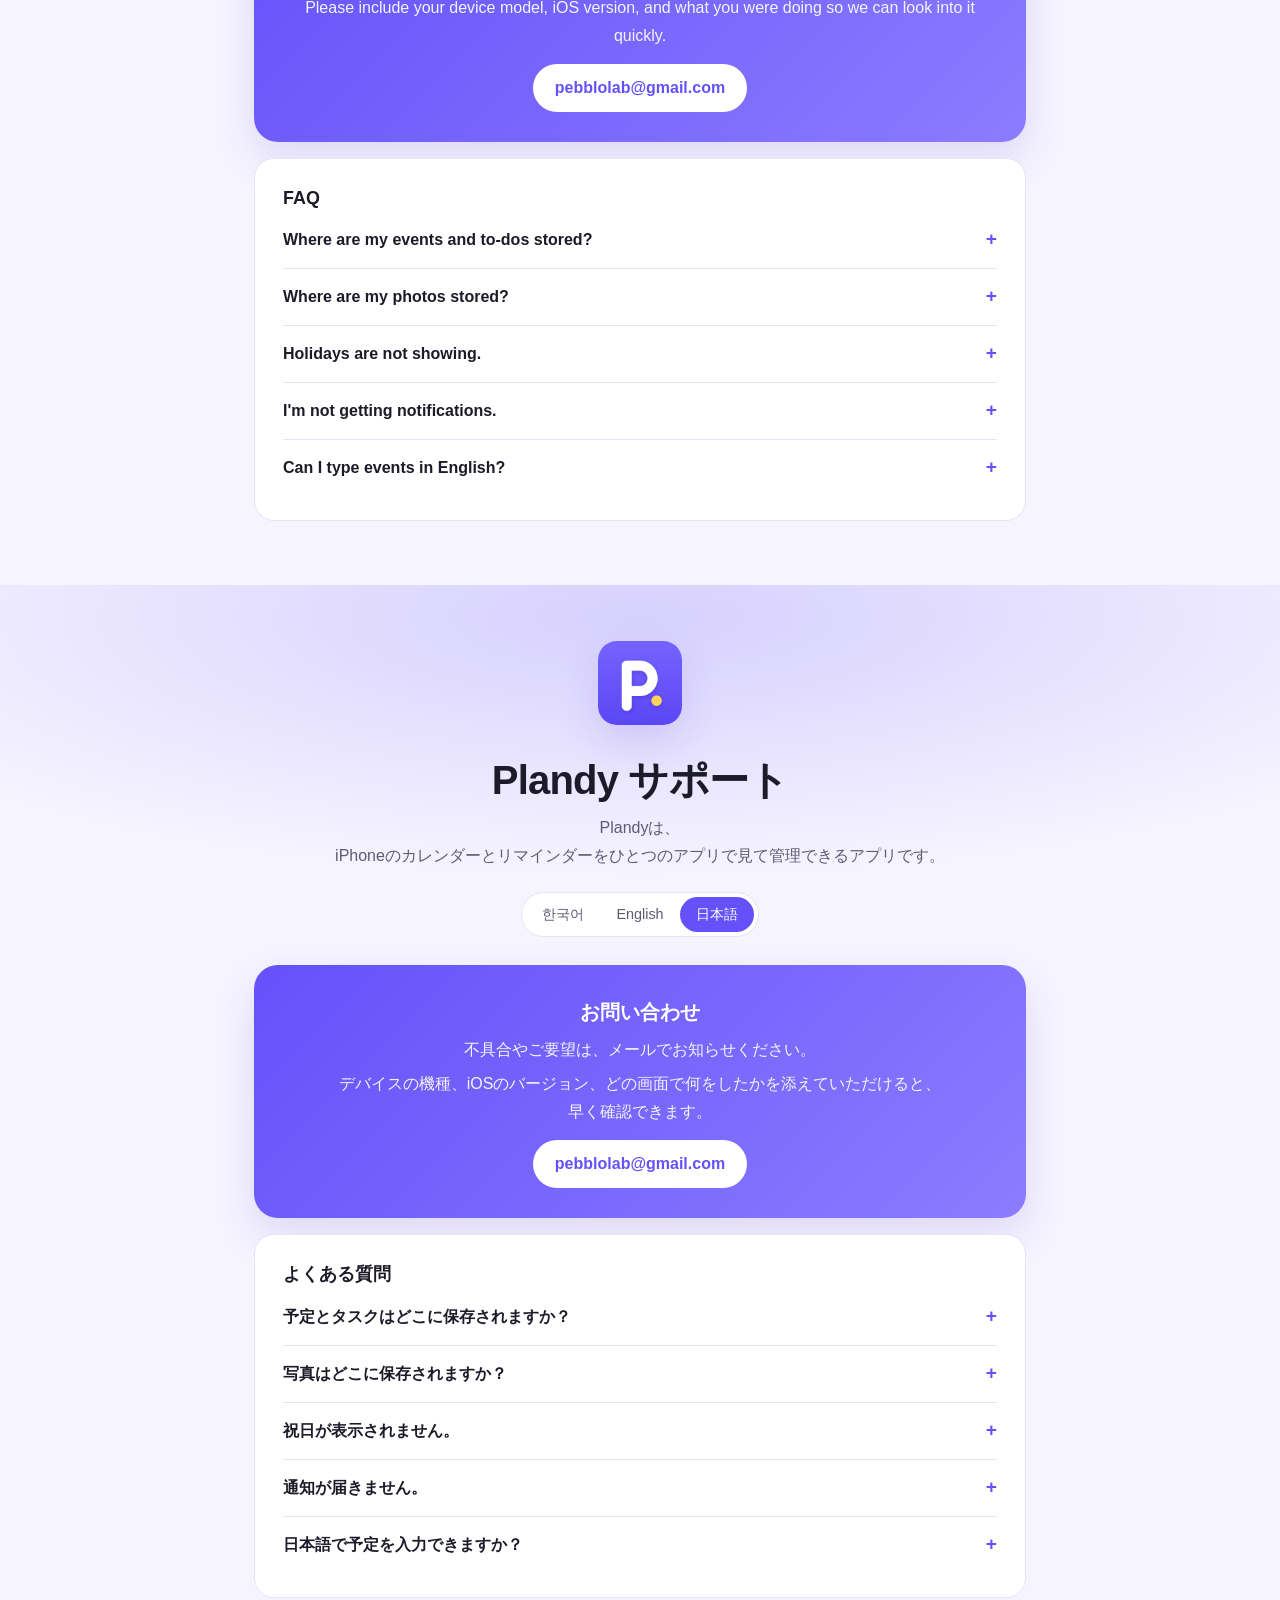
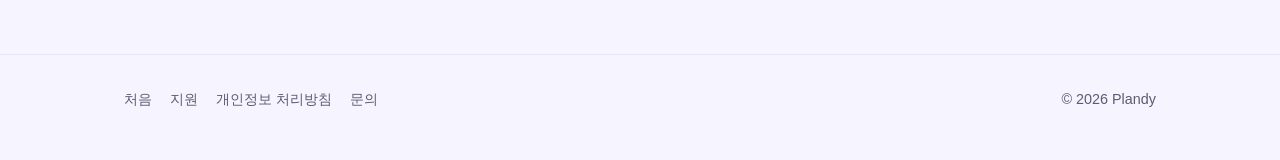
<file: support/index.html>
<!DOCTYPE html>
<html lang="ko">
<head>
<meta charset="utf-8">
<meta name="viewport" content="width=device-width, initial-scale=1">
<title>Plandy 지원</title>
<meta name="description" content="Plandy 문의와 자주 묻는 질문">
<meta name="theme-color" content="#6551FA">
<link rel="icon" type="image/png" href="../assets/favicon.png">
<link rel="apple-touch-icon" href="../assets/apple-touch-icon.png">
<style>
/* Plandy 사이트 공통 (지원 · 개인정보 처리방침) — 첫 화면과 같은 색과 모양 */
:root {
  --brand: #6551FA;
  --brand-2: #8B7CFF;
  --bg: #F6F4FF;
  --card: #FFFFFF;
  --text: #1C1B29;
  --sub: #5E5A73;
  --line: #E7E3FA;
  --shadow: 0 18px 40px rgba(76, 58, 200, .14);
}
@media (prefers-color-scheme: dark) {
  :root {
    --bg: #121020;
    --card: #1D1A30;
    --text: #F2F0FF;
    --sub: #ABA6C6;
    --line: #2C2846;
    --shadow: 0 18px 40px rgba(0, 0, 0, .45);
  }
}
* { box-sizing: border-box; }
html { scroll-behavior: smooth; }
body {
  margin: 0;
  font-family: -apple-system, BlinkMacSystemFont, "Apple SD Gothic Neo", "Noto Sans KR", sans-serif;
  background: var(--bg);
  color: var(--text);
  line-height: 1.75;
  word-break: keep-all;
  -webkit-font-smoothing: antialiased;
}
a { color: var(--brand); text-decoration: none; }
a:hover { text-decoration: underline; }
.wrap { max-width: 1080px; margin: 0 auto; padding: 0 24px; }
.narrow { max-width: 820px; margin: 0 auto; padding: 0 24px; }

/* 위쪽 막대 */
nav {
  position: sticky; top: 0; z-index: 10;
  backdrop-filter: saturate(180%) blur(16px);
  -webkit-backdrop-filter: saturate(180%) blur(16px);
  background: color-mix(in srgb, var(--bg) 78%, transparent);
  border-bottom: 1px solid var(--line);
}
nav .wrap { display: flex; align-items: center; justify-content: space-between; height: 60px; }
.brand { display: flex; align-items: center; gap: 10px; font-weight: 700; font-size: 1.1rem; color: var(--text); }
.brand:hover { text-decoration: none; }
.brand img { width: 30px; height: 30px; border-radius: 7px; }
nav .links a { margin-left: 22px; color: var(--sub); font-size: .95rem; }
nav .links a:hover { color: var(--brand); text-decoration: none; }
nav .links a.on { color: var(--text); font-weight: 600; }
nav .links a.pill { color: #fff; background: var(--brand); padding: 6px 14px; border-radius: 999px; font-weight: 600; }
nav .links a.pill:hover { color: #fff; opacity: .9; }

/* 제목 */
.page-head { padding: 56px 0 28px; text-align: center; position: relative; overflow: hidden; }
.page-head::before {
  content: ""; position: absolute; inset: -60% -20% auto; height: 520px; z-index: -1;
  background: radial-gradient(closest-side, color-mix(in srgb, var(--brand) 22%, transparent), transparent);
}
.page-head .icon { width: 84px; height: 84px; border-radius: 19px; box-shadow: var(--shadow); }
.page-head h1 { font-size: clamp(1.8rem, 4vw, 2.5rem); margin: 20px 0 8px; letter-spacing: -.02em; line-height: 1.3; }
.page-head p { color: var(--sub); margin: 0 auto; max-width: 620px; }

/* 한국어 · English */
.lang { display: inline-flex; margin-top: 22px; padding: 4px; border-radius: 999px; background: var(--card); border: 1px solid var(--line); }
.lang a { padding: 5px 16px; border-radius: 999px; font-size: .9rem; color: var(--sub); }
.lang a:hover { text-decoration: none; color: var(--text); }
.lang a.on { background: var(--brand); color: #fff; }

/* 카드 */
.cards { display: flex; flex-direction: column; gap: 16px; padding-bottom: 24px; }
.card { background: var(--card); border: 1px solid var(--line); border-radius: 20px; padding: 24px 28px; }
.card h2 { font-size: 1.12rem; margin: 0 0 8px; }
.card p { margin: 8px 0 0; color: var(--sub); }
.card p:first-of-type { margin-top: 0; }
.card ul { margin: 6px 0 0; padding-left: 1.1em; color: var(--sub); }
.card li { margin: 6px 0; }
.card b { color: var(--text); }

/* 문의 상자 */
.contact {
  border-radius: 24px; padding: 30px 28px; text-align: center; color: #fff;
  background: linear-gradient(135deg, var(--brand), var(--brand-2)); box-shadow: var(--shadow);
}
.contact h2 { color: #fff; font-size: 1.25rem; margin: 0 0 6px; }
.contact p { color: #fff; opacity: .92; margin: 6px 0 0; }
.contact a.mail { display: inline-block; margin-top: 14px; padding: 10px 22px; border-radius: 999px; background: #fff; color: var(--brand); font-weight: 700; }
.contact a.mail:hover { text-decoration: none; opacity: .92; }

/* 자주 묻는 질문 */
details { border-top: 1px solid var(--line); padding: 14px 0; }
details:first-of-type { border-top: none; padding-top: 4px; }
summary { cursor: pointer; font-weight: 600; list-style: none; display: flex; justify-content: space-between; gap: 12px; }
summary::-webkit-details-marker { display: none; }
summary::after { content: "+"; color: var(--brand); font-weight: 700; font-size: 1.2rem; line-height: 1.4; }
details[open] summary::after { content: "−"; }
details p { margin: 8px 0 0 !important; color: var(--sub); }

.part-gap { height: 40px; }

footer { border-top: 1px solid var(--line); padding: 32px 0 48px; color: var(--sub); font-size: .9rem; margin-top: 32px; }
footer .wrap { display: flex; justify-content: space-between; gap: 16px; flex-wrap: wrap; }
footer a { color: var(--sub); margin-right: 18px; }

@media (max-width: 560px) {
  nav .links a { margin-left: 12px; font-size: .88rem; }
  .card { padding: 20px; }
}
</style>
</head>
<body>
<nav>
  <div class="wrap">
    <a class="brand" href="../"><img src="../assets/icon-512.png" alt="">Plandy</a>
    <div class="links">
      <a href="../#features">기능</a>
      <a href="../support/" class="on">지원</a>
      <a href="../privacy/">개인정보</a>
      <a class="pill" href="https://testflight.apple.com/join/2JWrbfeP">베타 참여</a>
    </div>
  </div>
</nav>
<header class="page-head" id="ko">
  <div class="narrow">
    <img class="icon" src="../assets/icon-512.png" alt="">
    <h1>Plandy 지원</h1>
    <p>Plandy는 iPhone의 캘린더와 미리 알림을 한곳에서 보고 관리하는 앱이에요. 제목에 "내일 오후 3시 회의"처럼 쓰면 날짜·시간·반복을 알아서 채워 줘요.</p>
    <div class="lang"><a href="#ko" class="on">한국어</a><a href="#en">English</a><a href="#ja">日本語</a></div>
  </div>
</header>
<main class="narrow">
  <div class="cards">
    <div class="contact">
      <h2>문의</h2>
      <p>사용 중 불편한 점, 오류, 제안은 이메일로 보내 주세요.</p>
<p>문제를 알려 주실 때 기기 모델, iOS 버전, 어떤 화면에서 무엇을 했는지 함께 알려 주시면 빨리 확인할 수 있어요.</p>
      <a class="mail" href="mailto:pebblolab@gmail.com">pebblolab@gmail.com</a>
    </div>
    <div class="card">
      <h2>자주 묻는 질문</h2>
      <details><summary>일정과 할 일은 어디에 저장되나요?</summary><p>iOS의 캘린더·미리 알림에 저장되며, 연결한 계정(iCloud, Google 등)과 동기화돼요. 개발자는 볼 수 없어요.</p></details>
      <details><summary>사진은 어디에 저장되나요?</summary><p>기기와 본인 iCloud에 저장되며, 캘린더·미리 알림 계정(구글 등)에는 올라가지 않아요.</p></details>
      <details><summary>공휴일이 안 보여요.</summary><p>인터넷에 연결된 상태에서 앱을 한 번 열면 공휴일을 받아 와요. 설정 → 달력 보기 → '공휴일 빨간색으로 표시'가 켜져 있는지 확인해 주세요.</p></details>
      <details><summary>알림이 안 와요.</summary><p>일정 알림은 Plandy가 보내요. iPhone 설정 → 알림 → Plandy에서 알림이 켜져 있는지 확인해 주세요. 할 일은 마감 시각을 넣으면 미리 알림 앱이 알려 줘요 — 설정 → 알림 → 미리 알림을 확인해 주세요.</p></details>
    </div>
  </div>
</main>
<div class="part-gap"></div>
<header class="page-head" id="en">
  <div class="narrow">
    <img class="icon" src="../assets/icon-512.png" alt="">
    <h1>Plandy Support</h1>
    <p>Plandy lets you see and manage your iPhone Calendar and Reminders in one place. Type something like "tomorrow 3 PM meeting" in the title and the date, time, and repeat are filled in automatically (Korean natural language).</p>
    <div class="lang"><a href="#ko">한국어</a><a href="#en" class="on">English</a><a href="#ja">日本語</a></div>
  </div>
</header>
<main class="narrow" lang="en">
  <div class="cards">
    <div class="contact">
      <h2>Contact</h2>
      <p>For problems, bugs, or suggestions, email us:</p>
<p>Please include your device model, iOS version, and what you were doing so we can look into it quickly.</p>
      <a class="mail" href="mailto:pebblolab@gmail.com">pebblolab@gmail.com</a>
    </div>
    <div class="card">
      <h2>FAQ</h2>
      <details><summary>Where are my events and to-dos stored?</summary><p>In iOS Calendar and Reminders, synced with the accounts you connected (iCloud, Google, etc.). The developer cannot see them.</p></details>
      <details><summary>Where are my photos stored?</summary><p>On your device and in your own iCloud. They are not uploaded to Calendar or Reminders accounts such as Google.</p></details>
      <details><summary>Holidays are not showing.</summary><p>Open the app once while connected to the internet so it can download the holiday list. Also check that Settings &gt; Calendar View &gt; "Show Holidays in Red" is on.</p></details>
      <details><summary>I'm not getting notifications.</summary><p>Event alerts are sent by Plandy: check that notifications are allowed in iPhone Settings &gt; Notifications &gt; Plandy. For to-dos with a due time, the Reminders app sends the notification — check Settings &gt; Notifications &gt; Reminders.</p></details>
      <details><summary>Can I type events in English?</summary><p>Natural-language input (filling in the date and time from the title) currently understands Korean only. You can always set the date and time with the pickers; everything else in the app is available in English.</p></details>
    </div>
  </div>
</main>
<div class="part-gap"></div>
<header class="page-head" id="ja">
  <div class="narrow">
    <img class="icon" src="../assets/icon-512.png" alt="">
    <h1>Plandy サポート</h1>
    <p>Plandyは、iPhoneのカレンダーとリマインダーをひとつのアプリで見て管理できるアプリです。</p>
    <div class="lang"><a href="#ko">한국어</a><a href="#en">English</a><a href="#ja" class="on">日本語</a></div>
  </div>
</header>
<main class="narrow" lang="ja">
  <div class="cards">
    <div class="contact">
      <h2>お問い合わせ</h2>
      <p>不具合やご要望は、メールでお知らせください。</p>
<p>デバイスの機種、iOSのバージョン、どの画面で何をしたかを添えていただけると、早く確認できます。</p>
      <a class="mail" href="mailto:pebblolab@gmail.com">pebblolab@gmail.com</a>
    </div>
    <div class="card">
      <h2>よくある質問</h2>
      <details><summary>予定とタスクはどこに保存されますか？</summary><p>iOSのカレンダーとリマインダーに保存され、接続しているアカウント（iCloud、Googleなど）と同期します。開発者が見ることはできません。</p></details>
      <details><summary>写真はどこに保存されますか？</summary><p>デバイスとご自身のiCloudに保存されます。Googleなどのカレンダー・リマインダーのアカウントにはアップロードされません。</p></details>
      <details><summary>祝日が表示されません。</summary><p>インターネットに接続した状態でアプリを一度開くと、祝日の一覧を受け取ります。設定 → カレンダー表示 →「祝日を赤で表示」がオンになっているかもご確認ください。</p></details>
      <details><summary>通知が届きません。</summary><p>予定の通知はPlandyが送ります。iPhoneの設定 → 通知 → Plandyで通知がオンになっているかご確認ください。期限の時刻があるタスクはリマインダーアプリが通知します。設定 → 通知 → リマインダーもご確認ください。</p></details>
      <details><summary>日本語で予定を入力できますか？</summary><p>タイトルから日時を読み取る自然文入力は、現在は韓国語のみに対応しています。日時はいつでも選択欄から設定でき、それ以外の機能はすべて日本語で使えます。</p></details>
    </div>
  </div>
</main>
<footer>
  <div class="wrap">
    <div><a href="../">처음</a><a href="../support/">지원</a><a href="../privacy/">개인정보 처리방침</a><a href="mailto:pebblolab@gmail.com">문의</a></div>
    <div>© 2026 Plandy</div>
  </div>
</footer>

</body>
</html>
</file>
